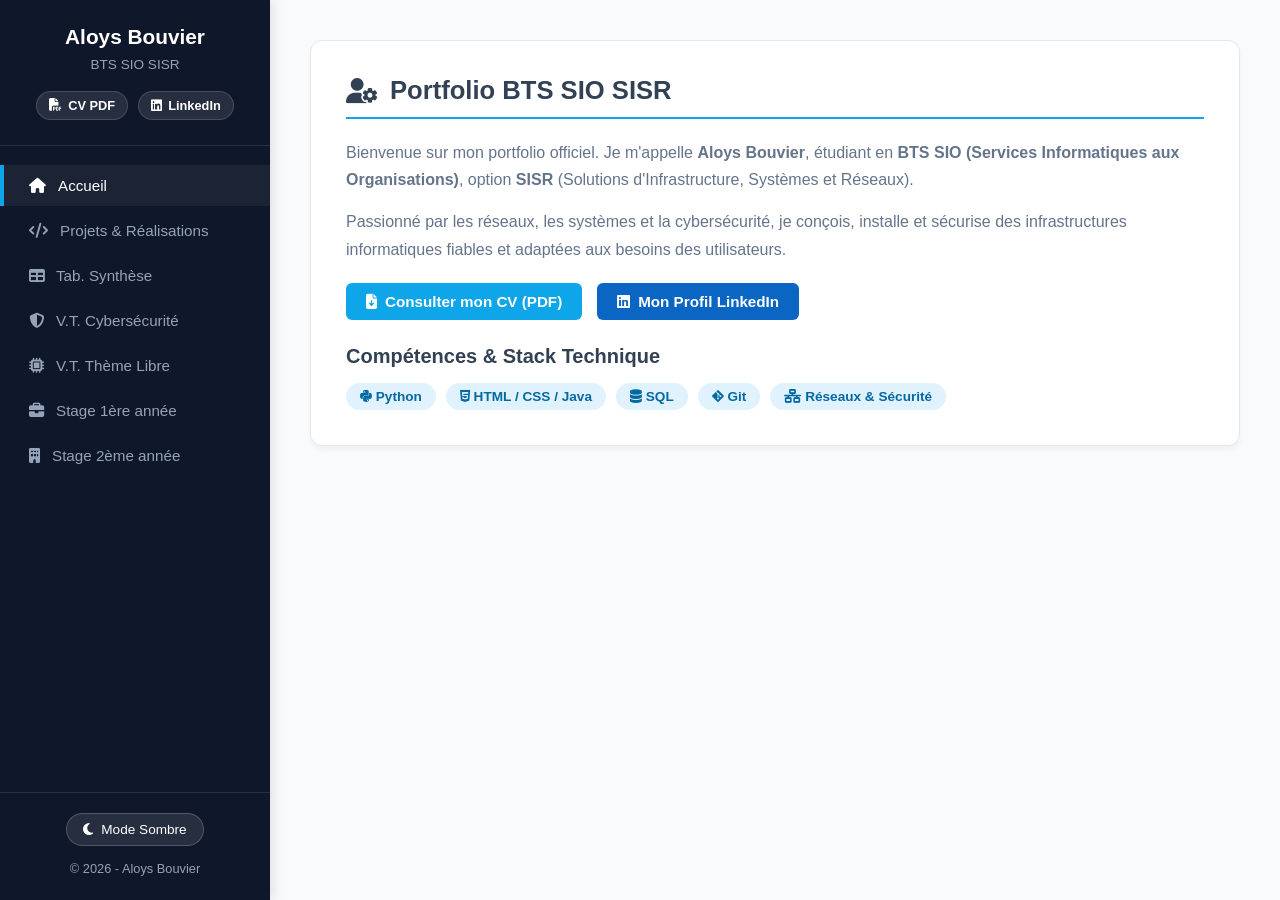
<file: index.html>
<!DOCTYPE html>
<html lang="fr" data-theme="light">
<head>
<meta charset="UTF-8">
<meta name="viewport" content="width=device-width, initial-scale=1.0">
<title>Portfolio - Aloys Bouvier | BTS SIO SISR</title>
<meta name="description" content="Portfolio d'Aloys Bouvier, étudiant en BTS SIO option SISR : projets, veilles technologiques, stages et compétences en systèmes et réseaux.">
<link rel="icon" href="data:image/svg+xml,%3Csvg xmlns='http://www.w3.org/2000/svg' viewBox='0 0 100 100'%3E%3Ctext y='.9em' font-size='90'%3E%F0%9F%92%BB%3C/text%3E%3C/svg%3E">
<link rel="stylesheet" href="https://cdnjs.cloudflare.com/ajax/libs/font-awesome/6.4.0/css/all.min.css">
<link rel="stylesheet" href="style.css">
<script src="script.js"></script>
</head>
<body>
<aside>
<div>
<div class="sidebar-header">
<h2>Aloys Bouvier</h2>
<p>BTS SIO SISR</p>
<div class="sidebar-quick-links">
<a href="CV_Aloys_Bouvier.pdf" target="_blank" rel="noopener" class="sidebar-quick-btn" title="Télécharger le CV">
<i class="fa-solid fa-file-pdf" aria-hidden="true"></i> CV PDF
</a>
<a href="https://www.linkedin.com/in/aloys-bouvier" target="_blank" rel="noopener" class="sidebar-quick-btn linkedin-btn" title="Profil LinkedIn">
<i class="fa-brands fa-linkedin" aria-hidden="true"></i> LinkedIn
</a>
</div>
</div>
<button class="menu-toggle" id="menuToggle" aria-expanded="false" aria-controls="sidebarMenu">
<i class="fa-solid fa-bars" aria-hidden="true"></i> Menu
</button>
<ul class="sidebar-menu" id="sidebarMenu">
<li><a href="index.html" class="active" aria-current="page"><i class="fa-solid fa-house" aria-hidden="true"></i> Accueil</a></li>
<li><a href="projets.html"><i class="fa-solid fa-code" aria-hidden="true"></i> Projets &amp; Réalisations</a></li>
<li><a href="synthese.html"><i class="fa-solid fa-table" aria-hidden="true"></i> Tab. Synthèse</a></li>
<li><a href="veille-cyber.html"><i class="fa-solid fa-shield-halved" aria-hidden="true"></i> V.T. Cybersécurité</a></li>
<li><a href="veille-libre.html"><i class="fa-solid fa-microchip" aria-hidden="true"></i> V.T. Thème Libre</a></li>
<li><a href="stage1.html"><i class="fa-solid fa-briefcase" aria-hidden="true"></i> Stage 1ère année</a></li>
<li><a href="stage2.html"><i class="fa-solid fa-building" aria-hidden="true"></i> Stage 2ème année</a></li>
</ul>
</div>
<div class="sidebar-footer">
<button class="theme-toggle-btn" id="themeToggleBtn" aria-label="Passer en mode sombre">
<i class="fa-solid fa-moon" id="themeIcon" aria-hidden="true"></i>
<span id="themeText">Mode Sombre</span>
</button>
<p>&copy; 2026 - Aloys Bouvier</p>
</div>
</aside>
<main>
<section>
<h1><i class="fa-solid fa-user-gear" aria-hidden="true"></i> Portfolio BTS SIO SISR</h1>
<p>Bienvenue sur mon portfolio officiel. Je m'appelle <strong>Aloys Bouvier</strong>, étudiant en <strong>BTS SIO (Services Informatiques aux Organisations)</strong>, option <strong>SISR</strong> (Solutions d'Infrastructure, Systèmes et Réseaux).</p>
<p>Passionné par les réseaux, les systèmes et la cybersécurité, je conçois, installe et sécurise des infrastructures informatiques fiables et adaptées aux besoins des utilisateurs.</p>
<div class="btn-group">
<a href="CV_Aloys_Bouvier.pdf" target="_blank" rel="noopener" class="btn"><i class="fa-solid fa-file-arrow-down" aria-hidden="true"></i> Consulter mon CV (PDF)</a>
<a href="https://www.linkedin.com/in/aloys-bouvier" target="_blank" rel="noopener" class="btn btn-linkedin"><i class="fa-brands fa-linkedin" aria-hidden="true"></i> Mon Profil LinkedIn</a>
</div>
<h2>Compétences &amp; Stack Technique</h2>
<div class="skills-container">
<span class="skill-badge"><i class="fa-brands fa-python" aria-hidden="true"></i> Python</span>
<span class="skill-badge"><i class="fa-brands fa-html5" aria-hidden="true"></i> HTML / CSS / Java</span>
<span class="skill-badge"><i class="fa-solid fa-database" aria-hidden="true"></i> SQL</span>
<span class="skill-badge"><i class="fa-brands fa-git-alt" aria-hidden="true"></i> Git</span>
<span class="skill-badge"><i class="fa-solid fa-network-wired" aria-hidden="true"></i> Réseaux &amp; Sécurité</span>
</div>
</section>
</main>
</body>
</html>
</file>
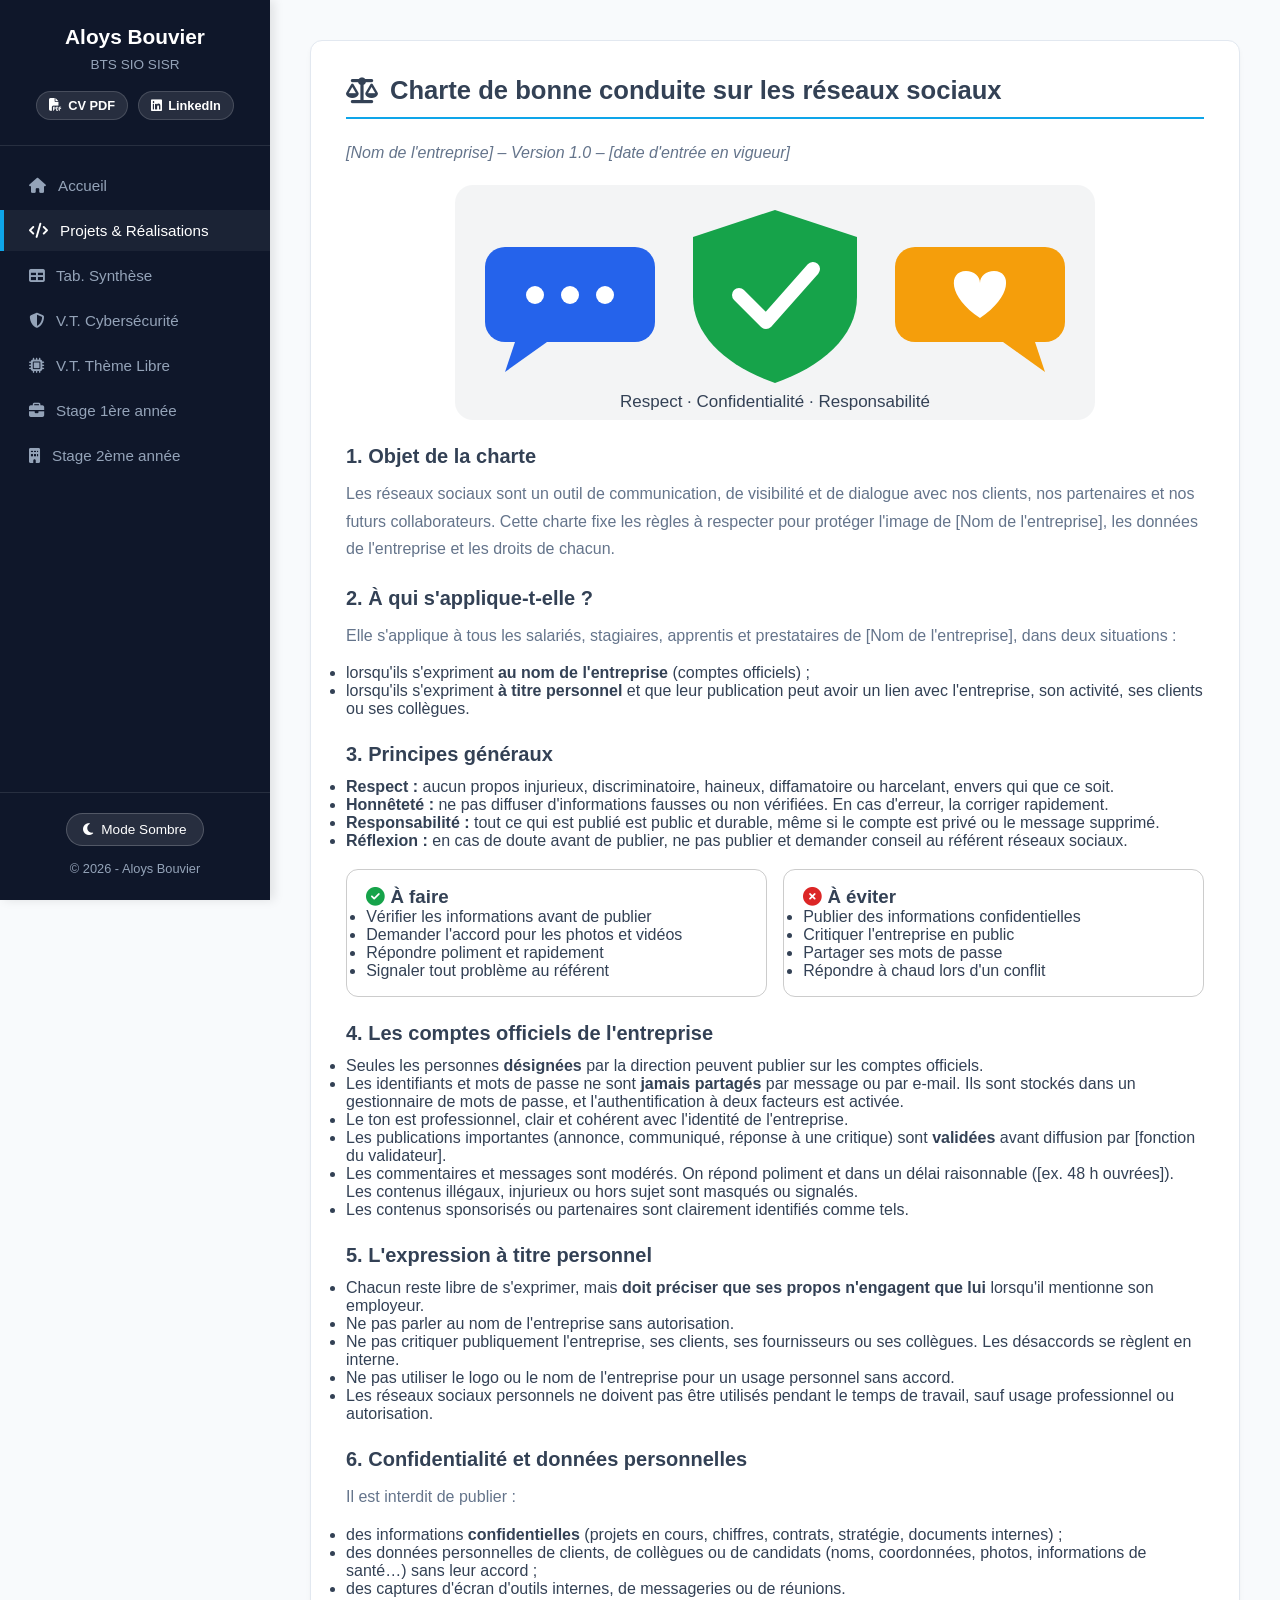
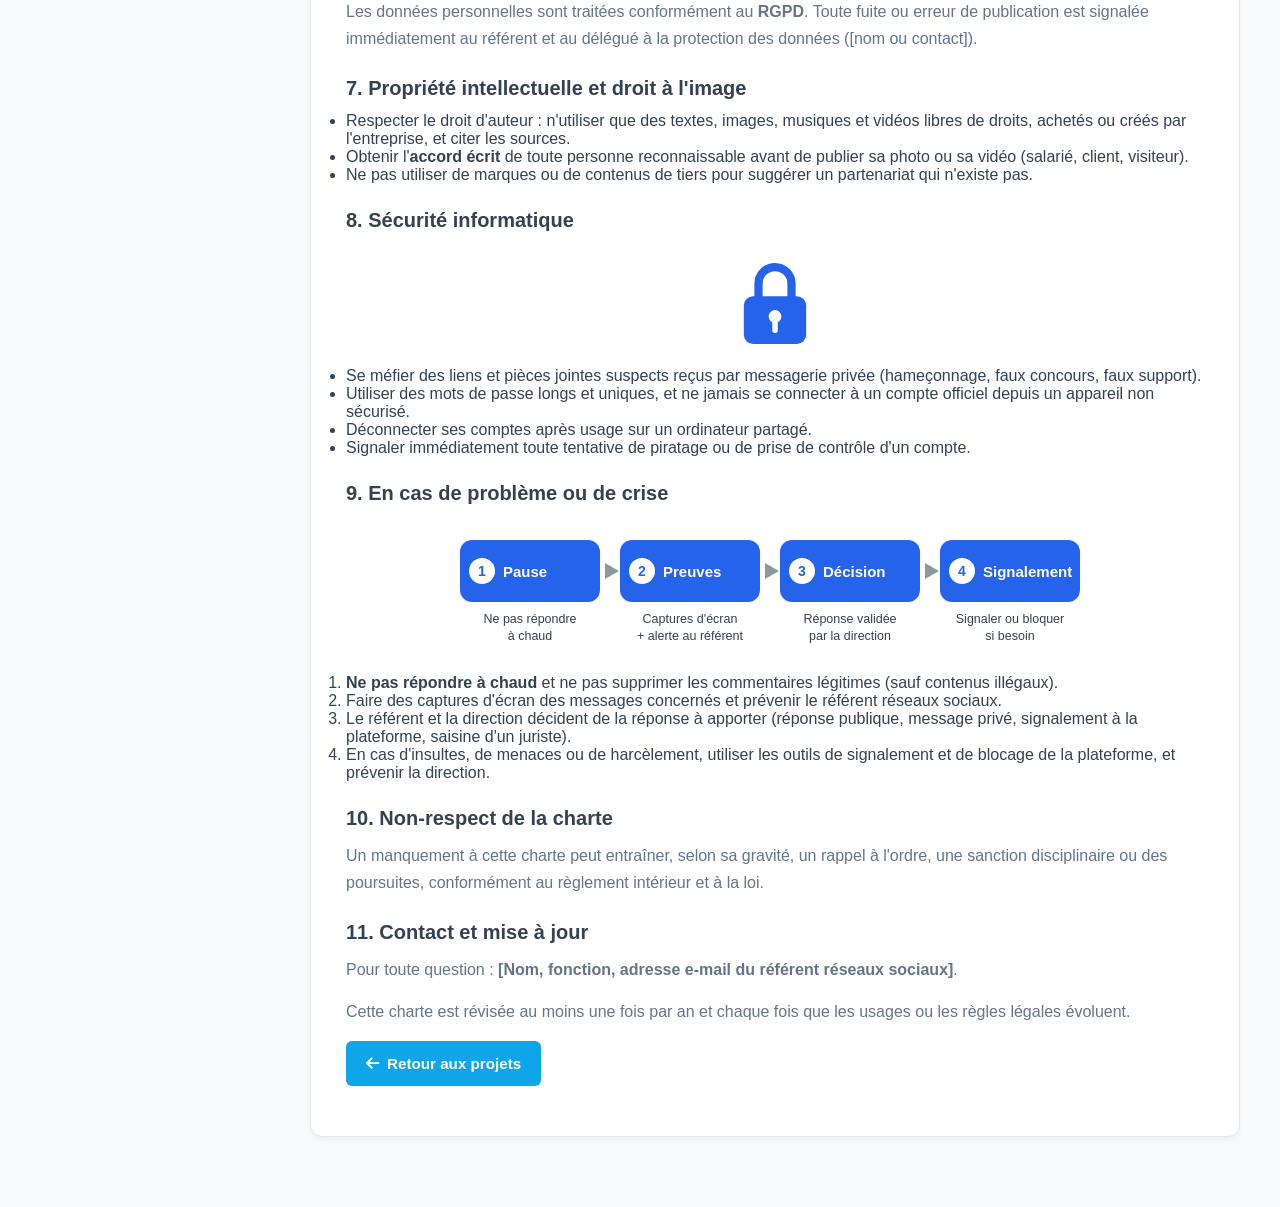
<file: charte-reseaux-sociaux.html>
<!DOCTYPE html>
<html lang="fr" data-theme="light">
<head>
<meta charset="UTF-8">
<meta name="viewport" content="width=device-width, initial-scale=1.0">
<title>Charte réseaux sociaux - Aloys Bouvier | BTS SIO SISR</title>
<meta name="description" content="Charte de bonne conduite sur les réseaux sociaux d'une entreprise, réalisée par Aloys Bouvier, BTS SIO SISR.">
<link rel="icon" href="data:image/svg+xml,%3Csvg xmlns='http://www.w3.org/2000/svg' viewBox='0 0 100 100'%3E%3Ctext y='.9em' font-size='90'%3E%F0%9F%92%BB%3C/text%3E%3C/svg%3E">
<link rel="stylesheet" href="https://cdnjs.cloudflare.com/ajax/libs/font-awesome/6.4.0/css/all.min.css">
<link rel="stylesheet" href="style.css">
<script src="script.js"></script>
</head>
<body>
<aside>
<div>
<div class="sidebar-header">
<h2>Aloys Bouvier</h2>
<p>BTS SIO SISR</p>
<div class="sidebar-quick-links">
<a href="CV_Aloys_Bouvier.pdf" target="_blank" rel="noopener" class="sidebar-quick-btn" title="Télécharger le CV">
<i class="fa-solid fa-file-pdf" aria-hidden="true"></i> CV PDF
</a>
<a href="https://www.linkedin.com/in/aloys-bouvier" target="_blank" rel="noopener" class="sidebar-quick-btn linkedin-btn" title="Profil LinkedIn">
<i class="fa-brands fa-linkedin" aria-hidden="true"></i> LinkedIn
</a>
</div>
</div>
<button class="menu-toggle" id="menuToggle" aria-expanded="false" aria-controls="sidebarMenu">
<i class="fa-solid fa-bars" aria-hidden="true"></i> Menu
</button>
<ul class="sidebar-menu" id="sidebarMenu">
<li><a href="index.html"><i class="fa-solid fa-house" aria-hidden="true"></i> Accueil</a></li>
<li><a href="projets.html" class="active" aria-current="page"><i class="fa-solid fa-code" aria-hidden="true"></i> Projets &amp; Réalisations</a></li>
<li><a href="synthese.html"><i class="fa-solid fa-table" aria-hidden="true"></i> Tab. Synthèse</a></li>
<li><a href="veille-cyber.html"><i class="fa-solid fa-shield-halved" aria-hidden="true"></i> V.T. Cybersécurité</a></li>
<li><a href="veille-libre.html"><i class="fa-solid fa-microchip" aria-hidden="true"></i> V.T. Thème Libre</a></li>
<li><a href="stage1.html"><i class="fa-solid fa-briefcase" aria-hidden="true"></i> Stage 1ère année</a></li>
<li><a href="stage2.html"><i class="fa-solid fa-building" aria-hidden="true"></i> Stage 2ème année</a></li>
</ul>
</div>
<div class="sidebar-footer">
<button class="theme-toggle-btn" id="themeToggleBtn" aria-label="Passer en mode sombre">
<i class="fa-solid fa-moon" id="themeIcon" aria-hidden="true"></i>
<span id="themeText">Mode Sombre</span>
</button>
<p>&copy; 2026 - Aloys Bouvier</p>
</div>
</aside>
<main>
<section>
<h1><i class="fa-solid fa-scale-balanced" aria-hidden="true"></i> Charte de bonne conduite sur les réseaux sociaux</h1>
<p><em>[Nom de l'entreprise] – Version 1.0 – [date d'entrée en vigueur]</em></p>

<svg style="display:block;margin:1.2rem auto;max-width:100%;height:auto;" width="640" viewBox="0 0 640 235" role="img" aria-label="Illustration : deux bulles de discussion de part et d'autre d'un bouclier validé">
<rect x="0" y="0" width="640" height="235" rx="18" fill="currentColor" opacity="0.06"/>
<rect x="30" y="62" width="170" height="95" rx="20" fill="#2563eb"/>
<polygon points="60,157 50,187 92,157" fill="#2563eb"/>
<circle cx="80" cy="110" r="9" fill="#fff"/><circle cx="115" cy="110" r="9" fill="#fff"/><circle cx="150" cy="110" r="9" fill="#fff"/>
<path d="M320 25 L402 52 V112 C402 152 366 182 320 198 C274 182 238 152 238 112 V52 Z" fill="#16a34a"/>
<path d="M284 110 L311 137 L358 84" stroke="#fff" stroke-width="14" fill="none" stroke-linecap="round" stroke-linejoin="round"/>
<rect x="440" y="62" width="170" height="95" rx="20" fill="#f59e0b"/>
<polygon points="580,157 590,187 548,157" fill="#f59e0b"/>
<path d="M525 133 C493 112 493 86 511 86 C519 86 525 91 525 98 C525 91 531 86 539 86 C557 86 557 112 525 133 Z" fill="#fff"/>
<text x="320" y="222" text-anchor="middle" font-size="17" fill="currentColor">Respect · Confidentialité · Responsabilité</text>
</svg>


<h2>1. Objet de la charte</h2>
<p>Les réseaux sociaux sont un outil de communication, de visibilité et de dialogue avec nos clients, nos partenaires et nos futurs collaborateurs. Cette charte fixe les règles à respecter pour protéger l'image de [Nom de l'entreprise], les données de l'entreprise et les droits de chacun.</p>

<h2>2. À qui s'applique-t-elle ?</h2>
<p>Elle s'applique à tous les salariés, stagiaires, apprentis et prestataires de [Nom de l'entreprise], dans deux situations :</p>
<ul>
<li>lorsqu'ils s'expriment <strong>au nom de l'entreprise</strong> (comptes officiels) ;</li>
<li>lorsqu'ils s'expriment <strong>à titre personnel</strong> et que leur publication peut avoir un lien avec l'entreprise, son activité, ses clients ou ses collègues.</li>
</ul>

<h2>3. Principes généraux</h2>
<ul>
<li><strong>Respect :</strong> aucun propos injurieux, discriminatoire, haineux, diffamatoire ou harcelant, envers qui que ce soit.</li>
<li><strong>Honnêteté :</strong> ne pas diffuser d'informations fausses ou non vérifiées. En cas d'erreur, la corriger rapidement.</li>
<li><strong>Responsabilité :</strong> tout ce qui est publié est public et durable, même si le compte est privé ou le message supprimé.</li>
<li><strong>Réflexion :</strong> en cas de doute avant de publier, ne pas publier et demander conseil au référent réseaux sociaux.</li>
</ul>

<div style="display:flex;flex-wrap:wrap;gap:1rem;margin:1.2rem 0;">
<div style="flex:1 1 260px;border:1px solid rgba(128,128,128,.4);border-radius:12px;padding:1rem 1.2rem;">
<h3 style="margin-top:0;"><i class="fa-solid fa-circle-check" style="color:#16a34a;" aria-hidden="true"></i> À faire</h3>
<ul>
<li>Vérifier les informations avant de publier</li>
<li>Demander l'accord pour les photos et vidéos</li>
<li>Répondre poliment et rapidement</li>
<li>Signaler tout problème au référent</li>
</ul>
</div>
<div style="flex:1 1 260px;border:1px solid rgba(128,128,128,.4);border-radius:12px;padding:1rem 1.2rem;">
<h3 style="margin-top:0;"><i class="fa-solid fa-circle-xmark" style="color:#dc2626;" aria-hidden="true"></i> À éviter</h3>
<ul>
<li>Publier des informations confidentielles</li>
<li>Critiquer l'entreprise en public</li>
<li>Partager ses mots de passe</li>
<li>Répondre à chaud lors d'un conflit</li>
</ul>
</div>
</div>

<h2>4. Les comptes officiels de l'entreprise</h2>
<ul>
<li>Seules les personnes <strong>désignées</strong> par la direction peuvent publier sur les comptes officiels.</li>
<li>Les identifiants et mots de passe ne sont <strong>jamais partagés</strong> par message ou par e-mail. Ils sont stockés dans un gestionnaire de mots de passe, et l'authentification à deux facteurs est activée.</li>
<li>Le ton est professionnel, clair et cohérent avec l'identité de l'entreprise.</li>
<li>Les publications importantes (annonce, communiqué, réponse à une critique) sont <strong>validées</strong> avant diffusion par [fonction du validateur].</li>
<li>Les commentaires et messages sont modérés. On répond poliment et dans un délai raisonnable ([ex. 48 h ouvrées]). Les contenus illégaux, injurieux ou hors sujet sont masqués ou signalés.</li>
<li>Les contenus sponsorisés ou partenaires sont clairement identifiés comme tels.</li>
</ul>

<h2>5. L'expression à titre personnel</h2>
<ul>
<li>Chacun reste libre de s'exprimer, mais <strong>doit préciser que ses propos n'engagent que lui</strong> lorsqu'il mentionne son employeur.</li>
<li>Ne pas parler au nom de l'entreprise sans autorisation.</li>
<li>Ne pas critiquer publiquement l'entreprise, ses clients, ses fournisseurs ou ses collègues. Les désaccords se règlent en interne.</li>
<li>Ne pas utiliser le logo ou le nom de l'entreprise pour un usage personnel sans accord.</li>
<li>Les réseaux sociaux personnels ne doivent pas être utilisés pendant le temps de travail, sauf usage professionnel ou autorisation.</li>
</ul>

<h2>6. Confidentialité et données personnelles</h2>
<p>Il est interdit de publier :</p>
<ul>
<li>des informations <strong>confidentielles</strong> (projets en cours, chiffres, contrats, stratégie, documents internes) ;</li>
<li>des données personnelles de clients, de collègues ou de candidats (noms, coordonnées, photos, informations de santé…) sans leur accord ;</li>
<li>des captures d'écran d'outils internes, de messageries ou de réunions.</li>
</ul>
<p>Les données personnelles sont traitées conformément au <strong>RGPD</strong>. Toute fuite ou erreur de publication est signalée immédiatement au référent et au délégué à la protection des données ([nom ou contact]).</p>

<h2>7. Propriété intellectuelle et droit à l'image</h2>
<ul>
<li>Respecter le droit d'auteur : n'utiliser que des textes, images, musiques et vidéos libres de droits, achetés ou créés par l'entreprise, et citer les sources.</li>
<li>Obtenir l'<strong>accord écrit</strong> de toute personne reconnaissable avant de publier sa photo ou sa vidéo (salarié, client, visiteur).</li>
<li>Ne pas utiliser de marques ou de contenus de tiers pour suggérer un partenariat qui n'existe pas.</li>
</ul>

<h2>8. Sécurité informatique</h2>
<svg style="display:block;margin:0.8rem auto;" width="110" viewBox="0 0 120 120" role="img" aria-label="Illustration : un cadenas fermé">
<path d="M42 56 V42 a18 18 0 0 1 36 0 V56" stroke="#2563eb" stroke-width="9" fill="none" stroke-linecap="round"/>
<rect x="26" y="56" width="68" height="52" rx="10" fill="#2563eb"/>
<circle cx="60" cy="78" r="7" fill="#fff"/><rect x="57" y="82" width="6" height="14" rx="3" fill="#fff"/>
</svg>

<ul>
<li>Se méfier des liens et pièces jointes suspects reçus par messagerie privée (hameçonnage, faux concours, faux support).</li>
<li>Utiliser des mots de passe longs et uniques, et ne jamais se connecter à un compte officiel depuis un appareil non sécurisé.</li>
<li>Déconnecter ses comptes après usage sur un ordinateur partagé.</li>
<li>Signaler immédiatement toute tentative de piratage ou de prise de contrôle d'un compte.</li>
</ul>

<h2>9. En cas de problème ou de crise</h2>
<svg style="display:block;margin:1.2rem auto;max-width:100%;height:auto;" width="640" viewBox="0 0 640 130" role="img" aria-label="Schéma : les quatre étapes en cas de crise, pause, preuves, décision, signalement">
<rect x="5" y="15" width="140" height="62" rx="12" fill="#2563eb"/>
<circle cx="27" cy="46" r="13" fill="#fff"/><text x="27" y="51" text-anchor="middle" font-size="14" font-weight="700" fill="#2563eb">1</text>
<text x="48" y="52" font-size="15" font-weight="700" fill="#fff">Pause</text>
<text x="75" y="98" text-anchor="middle" font-size="12.5" fill="currentColor">Ne pas répondre</text>
<text x="75" y="115" text-anchor="middle" font-size="12.5" fill="currentColor">à chaud</text>
<polygon points="150,38 164,46 150,54" fill="currentColor" opacity="0.55"/>
<rect x="165" y="15" width="140" height="62" rx="12" fill="#2563eb"/>
<circle cx="187" cy="46" r="13" fill="#fff"/><text x="187" y="51" text-anchor="middle" font-size="14" font-weight="700" fill="#2563eb">2</text>
<text x="208" y="52" font-size="15" font-weight="700" fill="#fff">Preuves</text>
<text x="235" y="98" text-anchor="middle" font-size="12.5" fill="currentColor">Captures d'écran</text>
<text x="235" y="115" text-anchor="middle" font-size="12.5" fill="currentColor">+ alerte au référent</text>
<polygon points="310,38 324,46 310,54" fill="currentColor" opacity="0.55"/>
<rect x="325" y="15" width="140" height="62" rx="12" fill="#2563eb"/>
<circle cx="347" cy="46" r="13" fill="#fff"/><text x="347" y="51" text-anchor="middle" font-size="14" font-weight="700" fill="#2563eb">3</text>
<text x="368" y="52" font-size="15" font-weight="700" fill="#fff">Décision</text>
<text x="395" y="98" text-anchor="middle" font-size="12.5" fill="currentColor">Réponse validée</text>
<text x="395" y="115" text-anchor="middle" font-size="12.5" fill="currentColor">par la direction</text>
<polygon points="470,38 484,46 470,54" fill="currentColor" opacity="0.55"/>
<rect x="485" y="15" width="140" height="62" rx="12" fill="#2563eb"/>
<circle cx="507" cy="46" r="13" fill="#fff"/><text x="507" y="51" text-anchor="middle" font-size="14" font-weight="700" fill="#2563eb">4</text>
<text x="528" y="52" font-size="15" font-weight="700" fill="#fff">Signalement</text>
<text x="555" y="98" text-anchor="middle" font-size="12.5" fill="currentColor">Signaler ou bloquer</text>
<text x="555" y="115" text-anchor="middle" font-size="12.5" fill="currentColor">si besoin</text>

</svg>

<ol>
<li><strong>Ne pas répondre à chaud</strong> et ne pas supprimer les commentaires légitimes (sauf contenus illégaux).</li>
<li>Faire des captures d'écran des messages concernés et prévenir le référent réseaux sociaux.</li>
<li>Le référent et la direction décident de la réponse à apporter (réponse publique, message privé, signalement à la plateforme, saisine d'un juriste).</li>
<li>En cas d'insultes, de menaces ou de harcèlement, utiliser les outils de signalement et de blocage de la plateforme, et prévenir la direction.</li>
</ol>

<h2>10. Non-respect de la charte</h2>
<p>Un manquement à cette charte peut entraîner, selon sa gravité, un rappel à l'ordre, une sanction disciplinaire ou des poursuites, conformément au règlement intérieur et à la loi.</p>

<h2>11. Contact et mise à jour</h2>
<p>Pour toute question : <strong>[Nom, fonction, adresse e-mail du référent réseaux sociaux]</strong>.</p>
<p>Cette charte est révisée au moins une fois par an et chaque fois que les usages ou les règles légales évoluent.</p>
<p><a href="projets.html" class="btn"><i class="fa-solid fa-arrow-left" aria-hidden="true"></i> Retour aux projets</a></p>
</section>
</main>
</body>
</html>
</file>
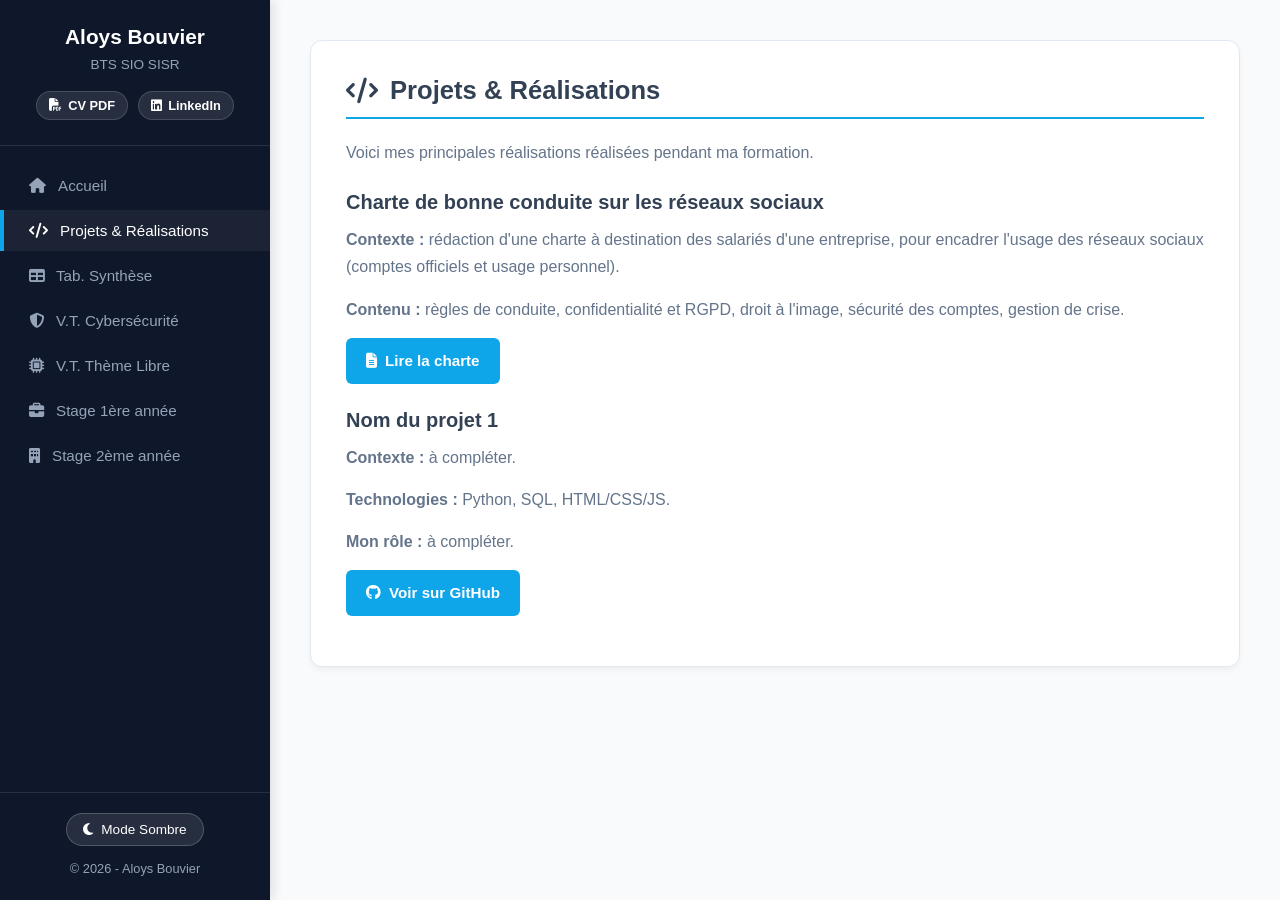
<file: projets.html>
<!DOCTYPE html>
<html lang="fr" data-theme="light">
<head>
<meta charset="UTF-8">
<meta name="viewport" content="width=device-width, initial-scale=1.0">
<title>Projets - Aloys Bouvier | BTS SIO SISR</title>
<meta name="description" content="Projets et réalisations d'Aloys Bouvier, étudiant en BTS SIO SISR.">
<link rel="icon" href="data:image/svg+xml,%3Csvg xmlns='http://www.w3.org/2000/svg' viewBox='0 0 100 100'%3E%3Ctext y='.9em' font-size='90'%3E%F0%9F%92%BB%3C/text%3E%3C/svg%3E">
<link rel="stylesheet" href="https://cdnjs.cloudflare.com/ajax/libs/font-awesome/6.4.0/css/all.min.css">
<link rel="stylesheet" href="style.css">
<script src="script.js"></script>
</head>
<body>
<aside>
<div>
<div class="sidebar-header">
<h2>Aloys Bouvier</h2>
<p>BTS SIO SISR</p>
<div class="sidebar-quick-links">
<a href="CV_Aloys_Bouvier.pdf" target="_blank" rel="noopener" class="sidebar-quick-btn" title="Télécharger le CV">
<i class="fa-solid fa-file-pdf" aria-hidden="true"></i> CV PDF
</a>
<a href="https://www.linkedin.com/in/aloys-bouvier" target="_blank" rel="noopener" class="sidebar-quick-btn linkedin-btn" title="Profil LinkedIn">
<i class="fa-brands fa-linkedin" aria-hidden="true"></i> LinkedIn
</a>
</div>
</div>
<button class="menu-toggle" id="menuToggle" aria-expanded="false" aria-controls="sidebarMenu">
<i class="fa-solid fa-bars" aria-hidden="true"></i> Menu
</button>
<ul class="sidebar-menu" id="sidebarMenu">
<li><a href="index.html"><i class="fa-solid fa-house" aria-hidden="true"></i> Accueil</a></li>
<li><a href="projets.html" class="active" aria-current="page"><i class="fa-solid fa-code" aria-hidden="true"></i> Projets &amp; Réalisations</a></li>
<li><a href="synthese.html"><i class="fa-solid fa-table" aria-hidden="true"></i> Tab. Synthèse</a></li>
<li><a href="veille-cyber.html"><i class="fa-solid fa-shield-halved" aria-hidden="true"></i> V.T. Cybersécurité</a></li>
<li><a href="veille-libre.html"><i class="fa-solid fa-microchip" aria-hidden="true"></i> V.T. Thème Libre</a></li>
<li><a href="stage1.html"><i class="fa-solid fa-briefcase" aria-hidden="true"></i> Stage 1ère année</a></li>
<li><a href="stage2.html"><i class="fa-solid fa-building" aria-hidden="true"></i> Stage 2ème année</a></li>
</ul>
</div>
<div class="sidebar-footer">
<button class="theme-toggle-btn" id="themeToggleBtn" aria-label="Passer en mode sombre">
<i class="fa-solid fa-moon" id="themeIcon" aria-hidden="true"></i>
<span id="themeText">Mode Sombre</span>
</button>
<p>&copy; 2026 - Aloys Bouvier</p>
</div>
</aside>
<main>
<section>
<h1><i class="fa-solid fa-code" aria-hidden="true"></i> Projets &amp; Réalisations</h1>
<p>Voici mes principales réalisations réalisées pendant ma formation.</p>
<h2>Charte de bonne conduite sur les réseaux sociaux</h2>
<p><strong>Contexte :</strong> rédaction d'une charte à destination des salariés d'une entreprise, pour encadrer l'usage des réseaux sociaux (comptes officiels et usage personnel).</p>
<p><strong>Contenu :</strong> règles de conduite, confidentialité et RGPD, droit à l'image, sécurité des comptes, gestion de crise.</p>
<p><a href="charte-reseaux-sociaux.html" class="btn"><i class="fa-solid fa-file-lines" aria-hidden="true"></i> Lire la charte</a></p>

<!-- MODIFIER : copier ce bloc pour chaque projet -->
<h2>Nom du projet 1</h2>
<p><strong>Contexte :</strong> à compléter.</p>
<p><strong>Technologies :</strong> Python, SQL, HTML/CSS/JS.</p>
<p><strong>Mon rôle :</strong> à compléter.</p>
<p><a href="https://github.com/aloysbou31" target="_blank" rel="noopener" class="btn"><i class="fa-brands fa-github" aria-hidden="true"></i> Voir sur GitHub</a></p>
</section>
</main>
</body>
</html>
</file>
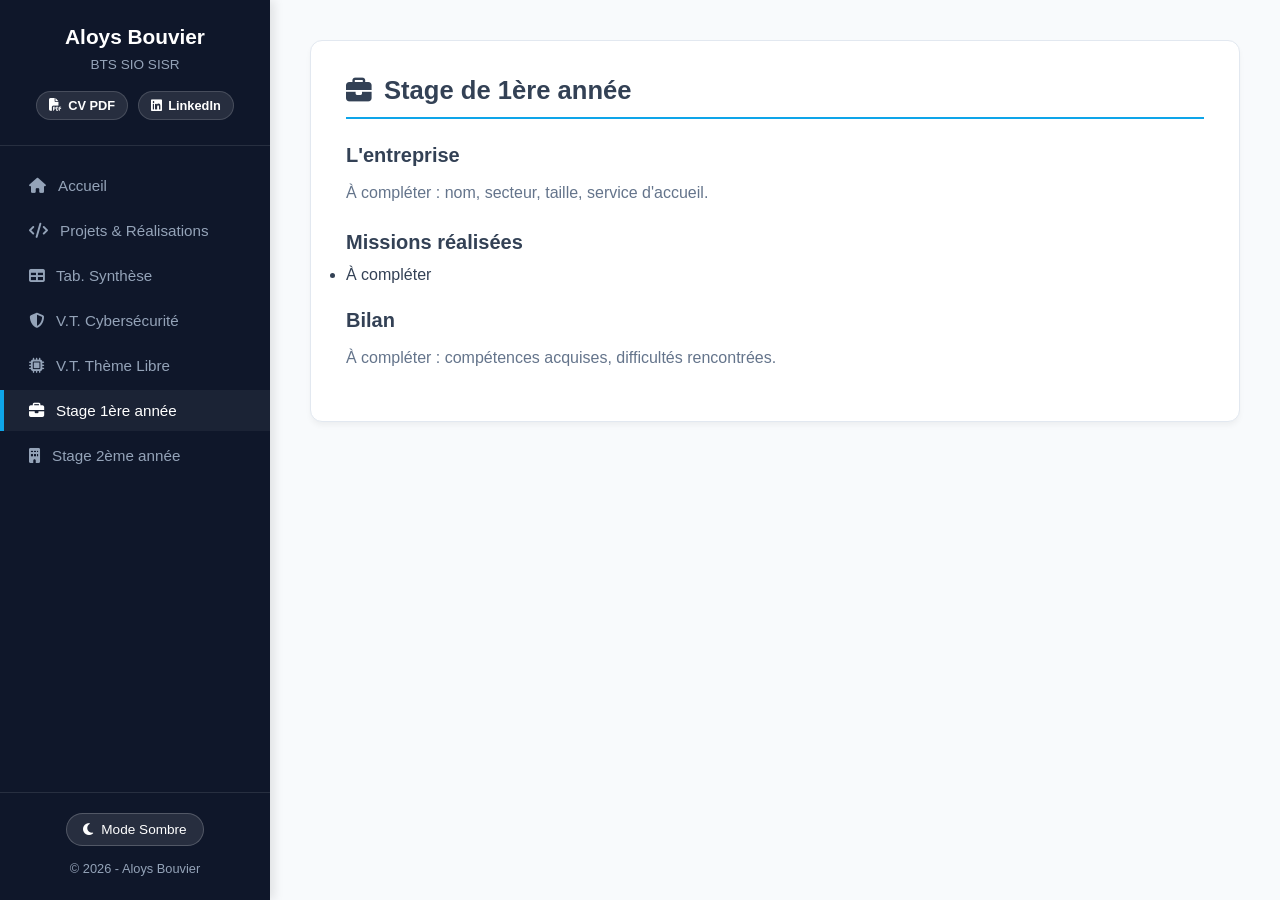
<file: stage1.html>
<!DOCTYPE html>
<html lang="fr" data-theme="light">
<head>
<meta charset="UTF-8">
<meta name="viewport" content="width=device-width, initial-scale=1.0">
<title>Stage 1ère année - Aloys Bouvier | BTS SIO SISR</title>
<meta name="description" content="Présentation du stage de première année de BTS SIO SISR d'Aloys Bouvier.">
<link rel="icon" href="data:image/svg+xml,%3Csvg xmlns='http://www.w3.org/2000/svg' viewBox='0 0 100 100'%3E%3Ctext y='.9em' font-size='90'%3E%F0%9F%92%BB%3C/text%3E%3C/svg%3E">
<link rel="stylesheet" href="https://cdnjs.cloudflare.com/ajax/libs/font-awesome/6.4.0/css/all.min.css">
<link rel="stylesheet" href="style.css">
<script src="script.js"></script>
</head>
<body>
<aside>
<div>
<div class="sidebar-header">
<h2>Aloys Bouvier</h2>
<p>BTS SIO SISR</p>
<div class="sidebar-quick-links">
<a href="CV_Aloys_Bouvier.pdf" target="_blank" rel="noopener" class="sidebar-quick-btn" title="Télécharger le CV">
<i class="fa-solid fa-file-pdf" aria-hidden="true"></i> CV PDF
</a>
<a href="https://www.linkedin.com/in/aloys-bouvier" target="_blank" rel="noopener" class="sidebar-quick-btn linkedin-btn" title="Profil LinkedIn">
<i class="fa-brands fa-linkedin" aria-hidden="true"></i> LinkedIn
</a>
</div>
</div>
<button class="menu-toggle" id="menuToggle" aria-expanded="false" aria-controls="sidebarMenu">
<i class="fa-solid fa-bars" aria-hidden="true"></i> Menu
</button>
<ul class="sidebar-menu" id="sidebarMenu">
<li><a href="index.html"><i class="fa-solid fa-house" aria-hidden="true"></i> Accueil</a></li>
<li><a href="projets.html"><i class="fa-solid fa-code" aria-hidden="true"></i> Projets &amp; Réalisations</a></li>
<li><a href="synthese.html"><i class="fa-solid fa-table" aria-hidden="true"></i> Tab. Synthèse</a></li>
<li><a href="veille-cyber.html"><i class="fa-solid fa-shield-halved" aria-hidden="true"></i> V.T. Cybersécurité</a></li>
<li><a href="veille-libre.html"><i class="fa-solid fa-microchip" aria-hidden="true"></i> V.T. Thème Libre</a></li>
<li><a href="stage1.html" class="active" aria-current="page"><i class="fa-solid fa-briefcase" aria-hidden="true"></i> Stage 1ère année</a></li>
<li><a href="stage2.html"><i class="fa-solid fa-building" aria-hidden="true"></i> Stage 2ème année</a></li>
</ul>
</div>
<div class="sidebar-footer">
<button class="theme-toggle-btn" id="themeToggleBtn" aria-label="Passer en mode sombre">
<i class="fa-solid fa-moon" id="themeIcon" aria-hidden="true"></i>
<span id="themeText">Mode Sombre</span>
</button>
<p>&copy; 2026 - Aloys Bouvier</p>
</div>
</aside>
<main>
<section>
<h1><i class="fa-solid fa-briefcase" aria-hidden="true"></i> Stage de 1ère année</h1>
<h2>L'entreprise</h2>
<p>À compléter : nom, secteur, taille, service d'accueil.</p>
<h2>Missions réalisées</h2>
<ul><li>À compléter</li></ul>
<h2>Bilan</h2>
<p>À compléter : compétences acquises, difficultés rencontrées.</p>
</section>
</main>
</body>
</html>
</file>
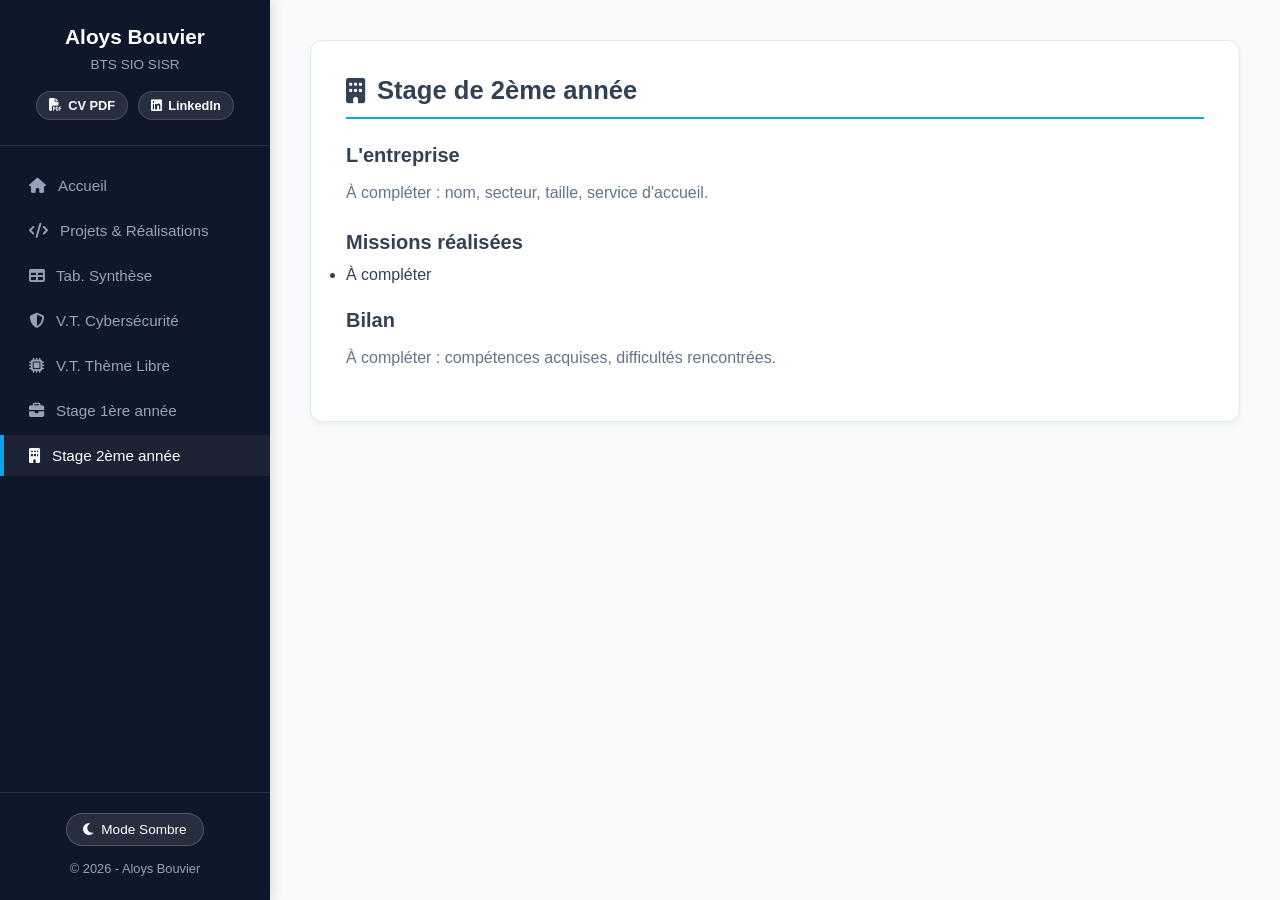
<file: stage2.html>
<!DOCTYPE html>
<html lang="fr" data-theme="light">
<head>
<meta charset="UTF-8">
<meta name="viewport" content="width=device-width, initial-scale=1.0">
<title>Stage 2ème année - Aloys Bouvier | BTS SIO SISR</title>
<meta name="description" content="Présentation du stage de deuxième année de BTS SIO SISR d'Aloys Bouvier.">
<link rel="icon" href="data:image/svg+xml,%3Csvg xmlns='http://www.w3.org/2000/svg' viewBox='0 0 100 100'%3E%3Ctext y='.9em' font-size='90'%3E%F0%9F%92%BB%3C/text%3E%3C/svg%3E">
<link rel="stylesheet" href="https://cdnjs.cloudflare.com/ajax/libs/font-awesome/6.4.0/css/all.min.css">
<link rel="stylesheet" href="style.css">
<script src="script.js"></script>
</head>
<body>
<aside>
<div>
<div class="sidebar-header">
<h2>Aloys Bouvier</h2>
<p>BTS SIO SISR</p>
<div class="sidebar-quick-links">
<a href="CV_Aloys_Bouvier.pdf" target="_blank" rel="noopener" class="sidebar-quick-btn" title="Télécharger le CV">
<i class="fa-solid fa-file-pdf" aria-hidden="true"></i> CV PDF
</a>
<a href="https://www.linkedin.com/in/aloys-bouvier" target="_blank" rel="noopener" class="sidebar-quick-btn linkedin-btn" title="Profil LinkedIn">
<i class="fa-brands fa-linkedin" aria-hidden="true"></i> LinkedIn
</a>
</div>
</div>
<button class="menu-toggle" id="menuToggle" aria-expanded="false" aria-controls="sidebarMenu">
<i class="fa-solid fa-bars" aria-hidden="true"></i> Menu
</button>
<ul class="sidebar-menu" id="sidebarMenu">
<li><a href="index.html"><i class="fa-solid fa-house" aria-hidden="true"></i> Accueil</a></li>
<li><a href="projets.html"><i class="fa-solid fa-code" aria-hidden="true"></i> Projets &amp; Réalisations</a></li>
<li><a href="synthese.html"><i class="fa-solid fa-table" aria-hidden="true"></i> Tab. Synthèse</a></li>
<li><a href="veille-cyber.html"><i class="fa-solid fa-shield-halved" aria-hidden="true"></i> V.T. Cybersécurité</a></li>
<li><a href="veille-libre.html"><i class="fa-solid fa-microchip" aria-hidden="true"></i> V.T. Thème Libre</a></li>
<li><a href="stage1.html"><i class="fa-solid fa-briefcase" aria-hidden="true"></i> Stage 1ère année</a></li>
<li><a href="stage2.html" class="active" aria-current="page"><i class="fa-solid fa-building" aria-hidden="true"></i> Stage 2ème année</a></li>
</ul>
</div>
<div class="sidebar-footer">
<button class="theme-toggle-btn" id="themeToggleBtn" aria-label="Passer en mode sombre">
<i class="fa-solid fa-moon" id="themeIcon" aria-hidden="true"></i>
<span id="themeText">Mode Sombre</span>
</button>
<p>&copy; 2026 - Aloys Bouvier</p>
</div>
</aside>
<main>
<section>
<h1><i class="fa-solid fa-building" aria-hidden="true"></i> Stage de 2ème année</h1>
<h2>L'entreprise</h2>
<p>À compléter : nom, secteur, taille, service d'accueil.</p>
<h2>Missions réalisées</h2>
<ul><li>À compléter</li></ul>
<h2>Bilan</h2>
<p>À compléter : compétences acquises, difficultés rencontrées.</p>
</section>
</main>
</body>
</html>
</file>
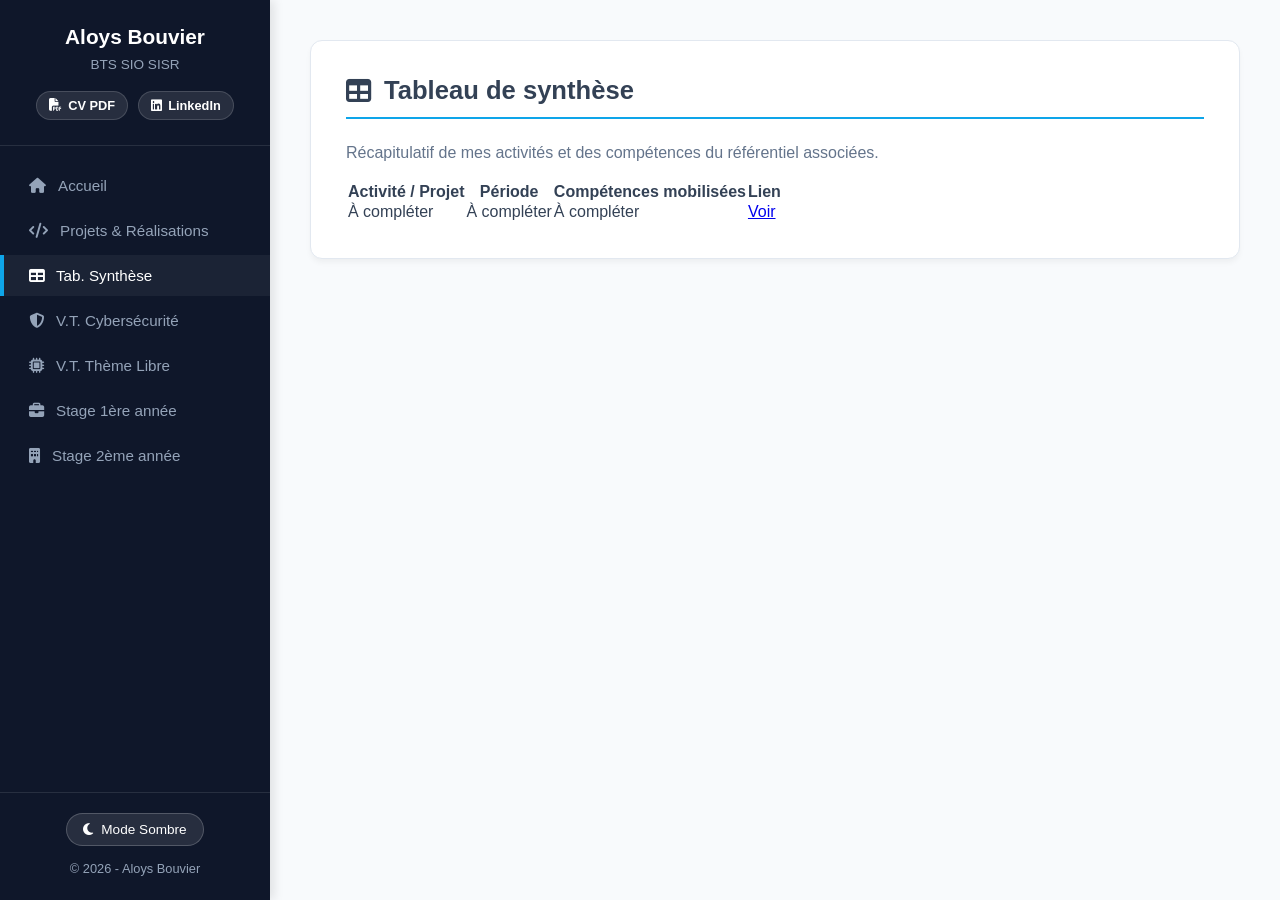
<file: synthese.html>
<!DOCTYPE html>
<html lang="fr" data-theme="light">
<head>
<meta charset="UTF-8">
<meta name="viewport" content="width=device-width, initial-scale=1.0">
<title>Tableau de synthèse - Aloys Bouvier | BTS SIO SISR</title>
<meta name="description" content="Tableau de synthèse des compétences et activités du BTS SIO SISR d'Aloys Bouvier.">
<link rel="icon" href="data:image/svg+xml,%3Csvg xmlns='http://www.w3.org/2000/svg' viewBox='0 0 100 100'%3E%3Ctext y='.9em' font-size='90'%3E%F0%9F%92%BB%3C/text%3E%3C/svg%3E">
<link rel="stylesheet" href="https://cdnjs.cloudflare.com/ajax/libs/font-awesome/6.4.0/css/all.min.css">
<link rel="stylesheet" href="style.css">
<script src="script.js"></script>
</head>
<body>
<aside>
<div>
<div class="sidebar-header">
<h2>Aloys Bouvier</h2>
<p>BTS SIO SISR</p>
<div class="sidebar-quick-links">
<a href="CV_Aloys_Bouvier.pdf" target="_blank" rel="noopener" class="sidebar-quick-btn" title="Télécharger le CV">
<i class="fa-solid fa-file-pdf" aria-hidden="true"></i> CV PDF
</a>
<a href="https://www.linkedin.com/in/aloys-bouvier" target="_blank" rel="noopener" class="sidebar-quick-btn linkedin-btn" title="Profil LinkedIn">
<i class="fa-brands fa-linkedin" aria-hidden="true"></i> LinkedIn
</a>
</div>
</div>
<button class="menu-toggle" id="menuToggle" aria-expanded="false" aria-controls="sidebarMenu">
<i class="fa-solid fa-bars" aria-hidden="true"></i> Menu
</button>
<ul class="sidebar-menu" id="sidebarMenu">
<li><a href="index.html"><i class="fa-solid fa-house" aria-hidden="true"></i> Accueil</a></li>
<li><a href="projets.html"><i class="fa-solid fa-code" aria-hidden="true"></i> Projets &amp; Réalisations</a></li>
<li><a href="synthese.html" class="active" aria-current="page"><i class="fa-solid fa-table" aria-hidden="true"></i> Tab. Synthèse</a></li>
<li><a href="veille-cyber.html"><i class="fa-solid fa-shield-halved" aria-hidden="true"></i> V.T. Cybersécurité</a></li>
<li><a href="veille-libre.html"><i class="fa-solid fa-microchip" aria-hidden="true"></i> V.T. Thème Libre</a></li>
<li><a href="stage1.html"><i class="fa-solid fa-briefcase" aria-hidden="true"></i> Stage 1ère année</a></li>
<li><a href="stage2.html"><i class="fa-solid fa-building" aria-hidden="true"></i> Stage 2ème année</a></li>
</ul>
</div>
<div class="sidebar-footer">
<button class="theme-toggle-btn" id="themeToggleBtn" aria-label="Passer en mode sombre">
<i class="fa-solid fa-moon" id="themeIcon" aria-hidden="true"></i>
<span id="themeText">Mode Sombre</span>
</button>
<p>&copy; 2026 - Aloys Bouvier</p>
</div>
</aside>
<main>
<section>
<h1><i class="fa-solid fa-table" aria-hidden="true"></i> Tableau de synthèse</h1>
<p>Récapitulatif de mes activités et des compétences du référentiel associées.</p>
<div style="overflow-x:auto">
<table>
<thead><tr><th>Activité / Projet</th><th>Période</th><th>Compétences mobilisées</th><th>Lien</th></tr></thead>
<tbody>
<tr><td>À compléter</td><td>À compléter</td><td>À compléter</td><td><a href="projets.html">Voir</a></td></tr>
</tbody>
</table>
</div>
</section>
</main>
</body>
</html>
</file>
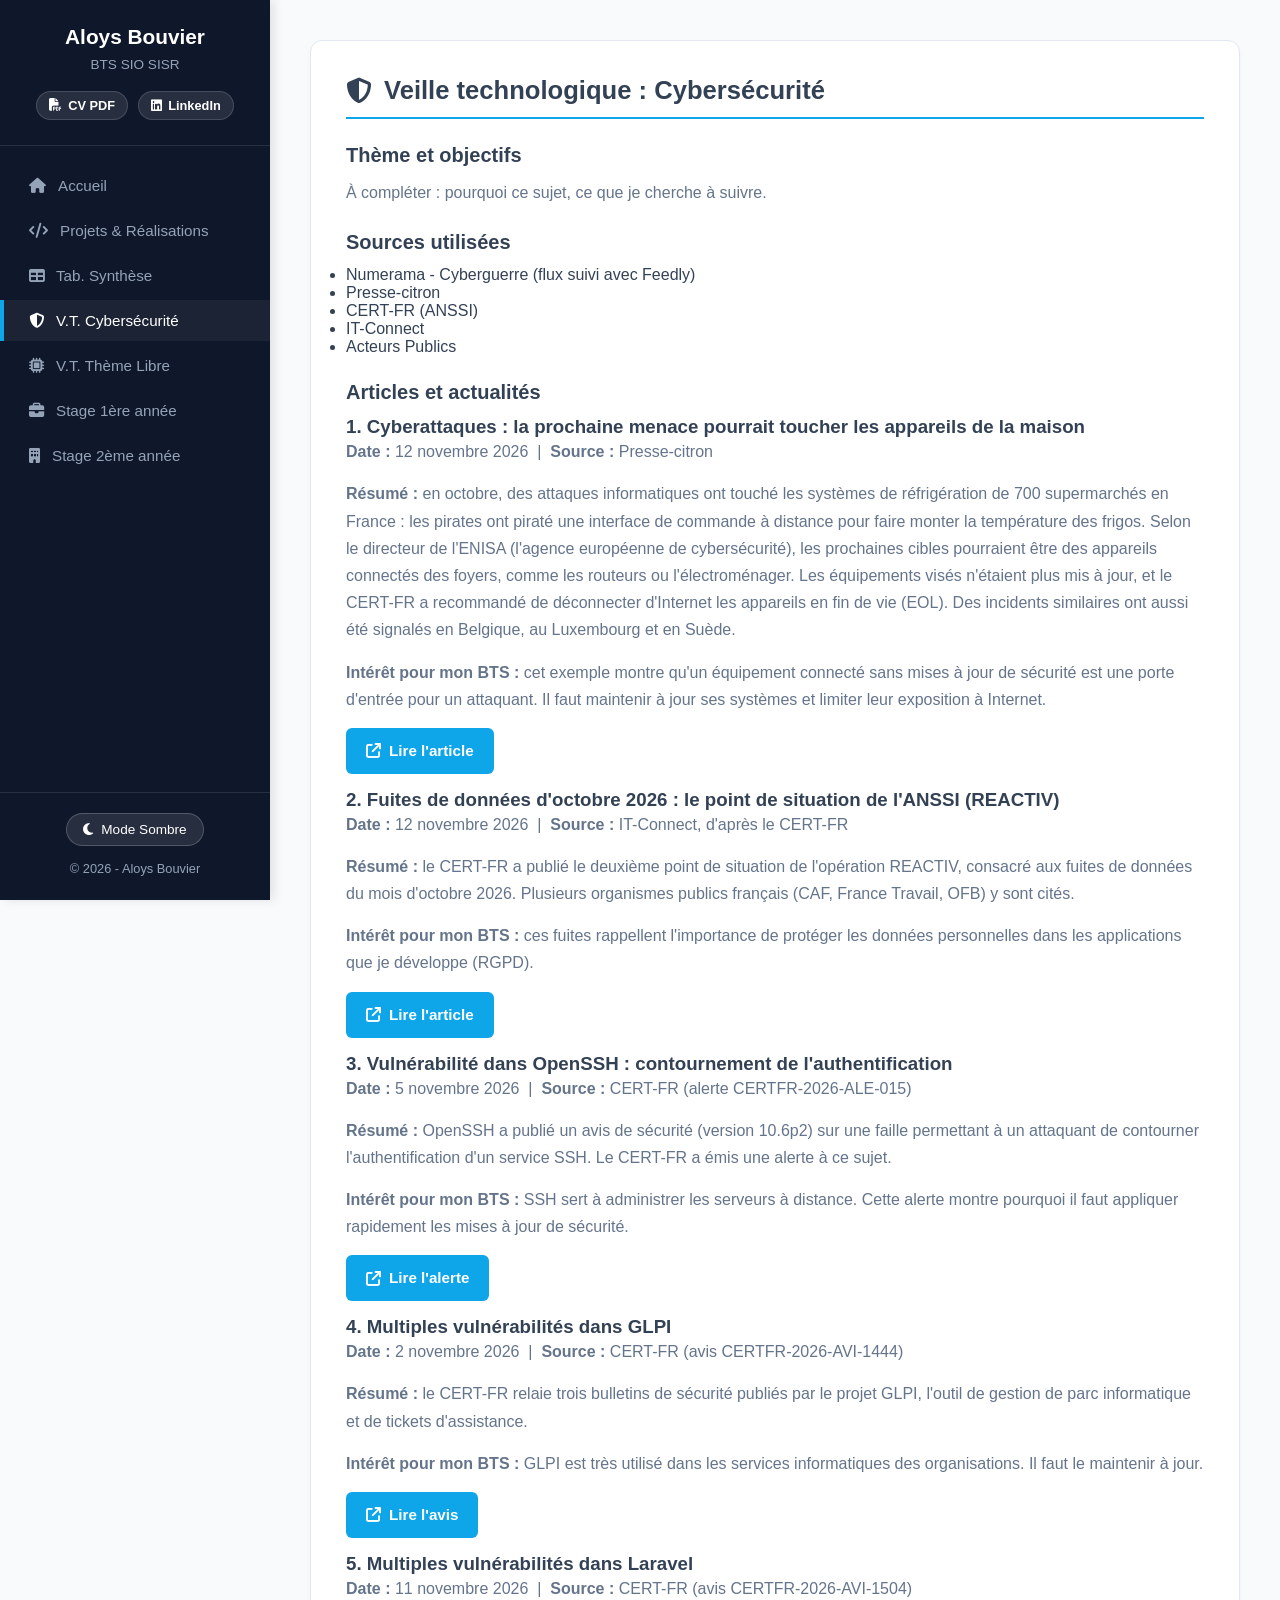
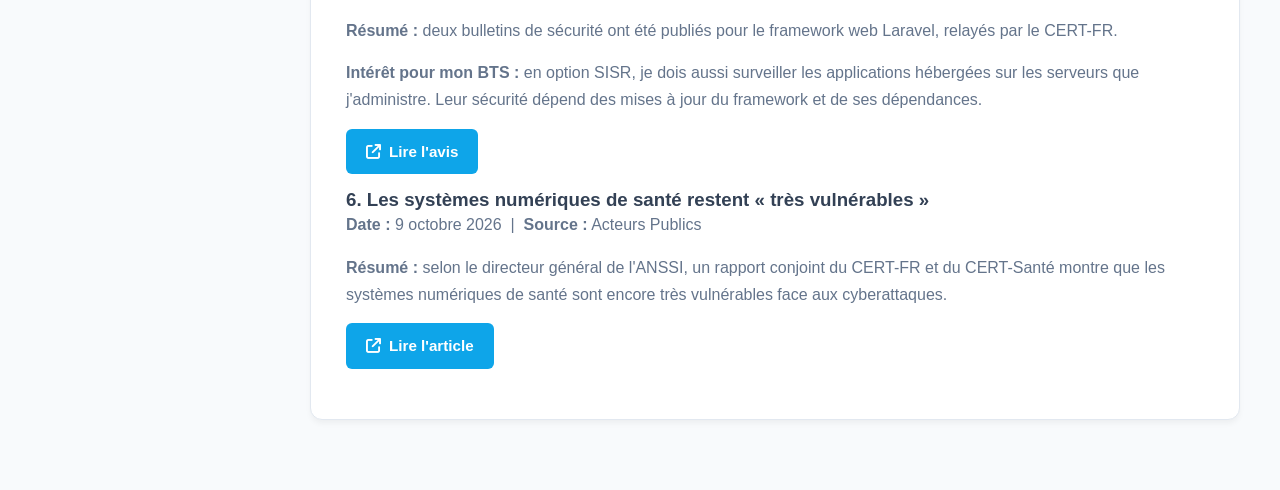
<file: veille-cyber.html>
<!DOCTYPE html>
<html lang="fr" data-theme="light">
<head>
<meta charset="UTF-8">
<meta name="viewport" content="width=device-width, initial-scale=1.0">
<title>Veille cybersécurité - Aloys Bouvier | BTS SIO SISR</title>
<meta name="description" content="Veille technologique sur la cybersécurité par Aloys Bouvier.">
<link rel="icon" href="data:image/svg+xml,%3Csvg xmlns='http://www.w3.org/2000/svg' viewBox='0 0 100 100'%3E%3Ctext y='.9em' font-size='90'%3E%F0%9F%92%BB%3C/text%3E%3C/svg%3E">
<link rel="stylesheet" href="https://cdnjs.cloudflare.com/ajax/libs/font-awesome/6.4.0/css/all.min.css">
<link rel="stylesheet" href="style.css">
<script src="script.js"></script>
</head>
<body>
<aside>
<div>
<div class="sidebar-header">
<h2>Aloys Bouvier</h2>
<p>BTS SIO SISR</p>
<div class="sidebar-quick-links">
<a href="CV_Aloys_Bouvier.pdf" target="_blank" rel="noopener" class="sidebar-quick-btn" title="Télécharger le CV">
<i class="fa-solid fa-file-pdf" aria-hidden="true"></i> CV PDF
</a>
<a href="https://www.linkedin.com/in/aloys-bouvier" target="_blank" rel="noopener" class="sidebar-quick-btn linkedin-btn" title="Profil LinkedIn">
<i class="fa-brands fa-linkedin" aria-hidden="true"></i> LinkedIn
</a>
</div>
</div>
<button class="menu-toggle" id="menuToggle" aria-expanded="false" aria-controls="sidebarMenu">
<i class="fa-solid fa-bars" aria-hidden="true"></i> Menu
</button>
<ul class="sidebar-menu" id="sidebarMenu">
<li><a href="index.html"><i class="fa-solid fa-house" aria-hidden="true"></i> Accueil</a></li>
<li><a href="projets.html"><i class="fa-solid fa-code" aria-hidden="true"></i> Projets &amp; Réalisations</a></li>
<li><a href="synthese.html"><i class="fa-solid fa-table" aria-hidden="true"></i> Tab. Synthèse</a></li>
<li><a href="veille-cyber.html" class="active" aria-current="page"><i class="fa-solid fa-shield-halved" aria-hidden="true"></i> V.T. Cybersécurité</a></li>
<li><a href="veille-libre.html"><i class="fa-solid fa-microchip" aria-hidden="true"></i> V.T. Thème Libre</a></li>
<li><a href="stage1.html"><i class="fa-solid fa-briefcase" aria-hidden="true"></i> Stage 1ère année</a></li>
<li><a href="stage2.html"><i class="fa-solid fa-building" aria-hidden="true"></i> Stage 2ème année</a></li>
</ul>
</div>
<div class="sidebar-footer">
<button class="theme-toggle-btn" id="themeToggleBtn" aria-label="Passer en mode sombre">
<i class="fa-solid fa-moon" id="themeIcon" aria-hidden="true"></i>
<span id="themeText">Mode Sombre</span>
</button>
<p>&copy; 2026 - Aloys Bouvier</p>
</div>
</aside>
<main>
<section>
<h1><i class="fa-solid fa-shield-halved" aria-hidden="true"></i> Veille technologique : Cybersécurité</h1>
<h2>Thème et objectifs</h2>
<p>À compléter : pourquoi ce sujet, ce que je cherche à suivre.</p>
<h2>Sources utilisées</h2>
<ul>
<li>Numerama - Cyberguerre (flux suivi avec Feedly)</li>
<li>Presse-citron</li>
<li>CERT-FR (ANSSI)</li>
<li>IT-Connect</li>
<li>Acteurs Publics</li>
</ul>
<h2>Articles et actualités</h2>

<h3>1. Cyberattaques : la prochaine menace pourrait toucher les appareils de la maison</h3>
<p><strong>Date :</strong> 12 novembre 2026 &nbsp;|&nbsp; <strong>Source :</strong> Presse-citron</p>
<p><strong>Résumé :</strong> en octobre, des attaques informatiques ont touché les systèmes de réfrigération de 700 supermarchés en France : les pirates ont piraté une interface de commande à distance pour faire monter la température des frigos. Selon le directeur de l'ENISA (l'agence européenne de cybersécurité), les prochaines cibles pourraient être des appareils connectés des foyers, comme les routeurs ou l'électroménager. Les équipements visés n'étaient plus mis à jour, et le CERT-FR a recommandé de déconnecter d'Internet les appareils en fin de vie (EOL). Des incidents similaires ont aussi été signalés en Belgique, au Luxembourg et en Suède.</p>
<p><strong>Intérêt pour mon BTS :</strong> cet exemple montre qu'un équipement connecté sans mises à jour de sécurité est une porte d'entrée pour un attaquant. Il faut maintenir à jour ses systèmes et limiter leur exposition à Internet.</p>
<p><a href="https://www.presse-citron.net/cyberattaques-nouvelle-france-maison/" target="_blank" rel="noopener" class="btn"><i class="fa-solid fa-arrow-up-right-from-square" aria-hidden="true"></i> Lire l'article</a></p>

<h3>2. Fuites de données d'octobre 2026 : le point de situation de l'ANSSI (REACTIV)</h3>
<p><strong>Date :</strong> 12 novembre 2026 &nbsp;|&nbsp; <strong>Source :</strong> IT-Connect, d'après le CERT-FR</p>
<p><strong>Résumé :</strong> le CERT-FR a publié le deuxième point de situation de l'opération REACTIV, consacré aux fuites de données du mois d'octobre 2026. Plusieurs organismes publics français (CAF, France Travail, OFB) y sont cités.</p>
<p><strong>Intérêt pour mon BTS :</strong> ces fuites rappellent l'importance de protéger les données personnelles dans les applications que je développe (RGPD).</p>
<p><a href="https://www.it-connect.fr/reactiv-anssi-point-situation-fuites-donnees-caf-france-travail/" target="_blank" rel="noopener" class="btn"><i class="fa-solid fa-arrow-up-right-from-square" aria-hidden="true"></i> Lire l'article</a></p>

<h3>3. Vulnérabilité dans OpenSSH : contournement de l'authentification</h3>
<p><strong>Date :</strong> 5 novembre 2026 &nbsp;|&nbsp; <strong>Source :</strong> CERT-FR (alerte CERTFR-2026-ALE-015)</p>
<p><strong>Résumé :</strong> OpenSSH a publié un avis de sécurité (version 10.6p2) sur une faille permettant à un attaquant de contourner l'authentification d'un service SSH. Le CERT-FR a émis une alerte à ce sujet.</p>
<p><strong>Intérêt pour mon BTS :</strong> SSH sert à administrer les serveurs à distance. Cette alerte montre pourquoi il faut appliquer rapidement les mises à jour de sécurité.</p>
<p><a href="https://cert.cyber.gouv.fr/alerte/CERTFR-2026-ALE-015/" target="_blank" rel="noopener" class="btn"><i class="fa-solid fa-arrow-up-right-from-square" aria-hidden="true"></i> Lire l'alerte</a></p>

<h3>4. Multiples vulnérabilités dans GLPI</h3>
<p><strong>Date :</strong> 2 novembre 2026 &nbsp;|&nbsp; <strong>Source :</strong> CERT-FR (avis CERTFR-2026-AVI-1444)</p>
<p><strong>Résumé :</strong> le CERT-FR relaie trois bulletins de sécurité publiés par le projet GLPI, l'outil de gestion de parc informatique et de tickets d'assistance.</p>
<p><strong>Intérêt pour mon BTS :</strong> GLPI est très utilisé dans les services informatiques des organisations. Il faut le maintenir à jour.</p>
<p><a href="https://cert.cyber.gouv.fr/avis/CERTFR-2026-AVI-1444" target="_blank" rel="noopener" class="btn"><i class="fa-solid fa-arrow-up-right-from-square" aria-hidden="true"></i> Lire l'avis</a></p>

<h3>5. Multiples vulnérabilités dans Laravel</h3>
<p><strong>Date :</strong> 11 novembre 2026 &nbsp;|&nbsp; <strong>Source :</strong> CERT-FR (avis CERTFR-2026-AVI-1504)</p>
<p><strong>Résumé :</strong> deux bulletins de sécurité ont été publiés pour le framework web Laravel, relayés par le CERT-FR.</p>
<p><strong>Intérêt pour mon BTS :</strong> en option SISR, je dois aussi surveiller les applications hébergées sur les serveurs que j'administre. Leur sécurité dépend des mises à jour du framework et de ses dépendances.</p>
<p><a href="https://cert.cyber.gouv.fr/avis/CERTFR-2026-AVI-1504" target="_blank" rel="noopener" class="btn"><i class="fa-solid fa-arrow-up-right-from-square" aria-hidden="true"></i> Lire l'avis</a></p>

<h3>6. Les systèmes numériques de santé restent « très vulnérables »</h3>
<p><strong>Date :</strong> 9 octobre 2026 &nbsp;|&nbsp; <strong>Source :</strong> Acteurs Publics</p>
<p><strong>Résumé :</strong> selon le directeur général de l'ANSSI, un rapport conjoint du CERT-FR et du CERT-Santé montre que les systèmes numériques de santé sont encore très vulnérables face aux cyberattaques.</p>
<p><a href="https://acteurspublics.fr/articles/les-systemes-numeriques-de-sante-demeurent-tres-vulnerables-en-matiere-de-cybersecurite/" target="_blank" rel="noopener" class="btn"><i class="fa-solid fa-arrow-up-right-from-square" aria-hidden="true"></i> Lire l'article</a></p>
</section>
</main>
</body>
</html>
</file>
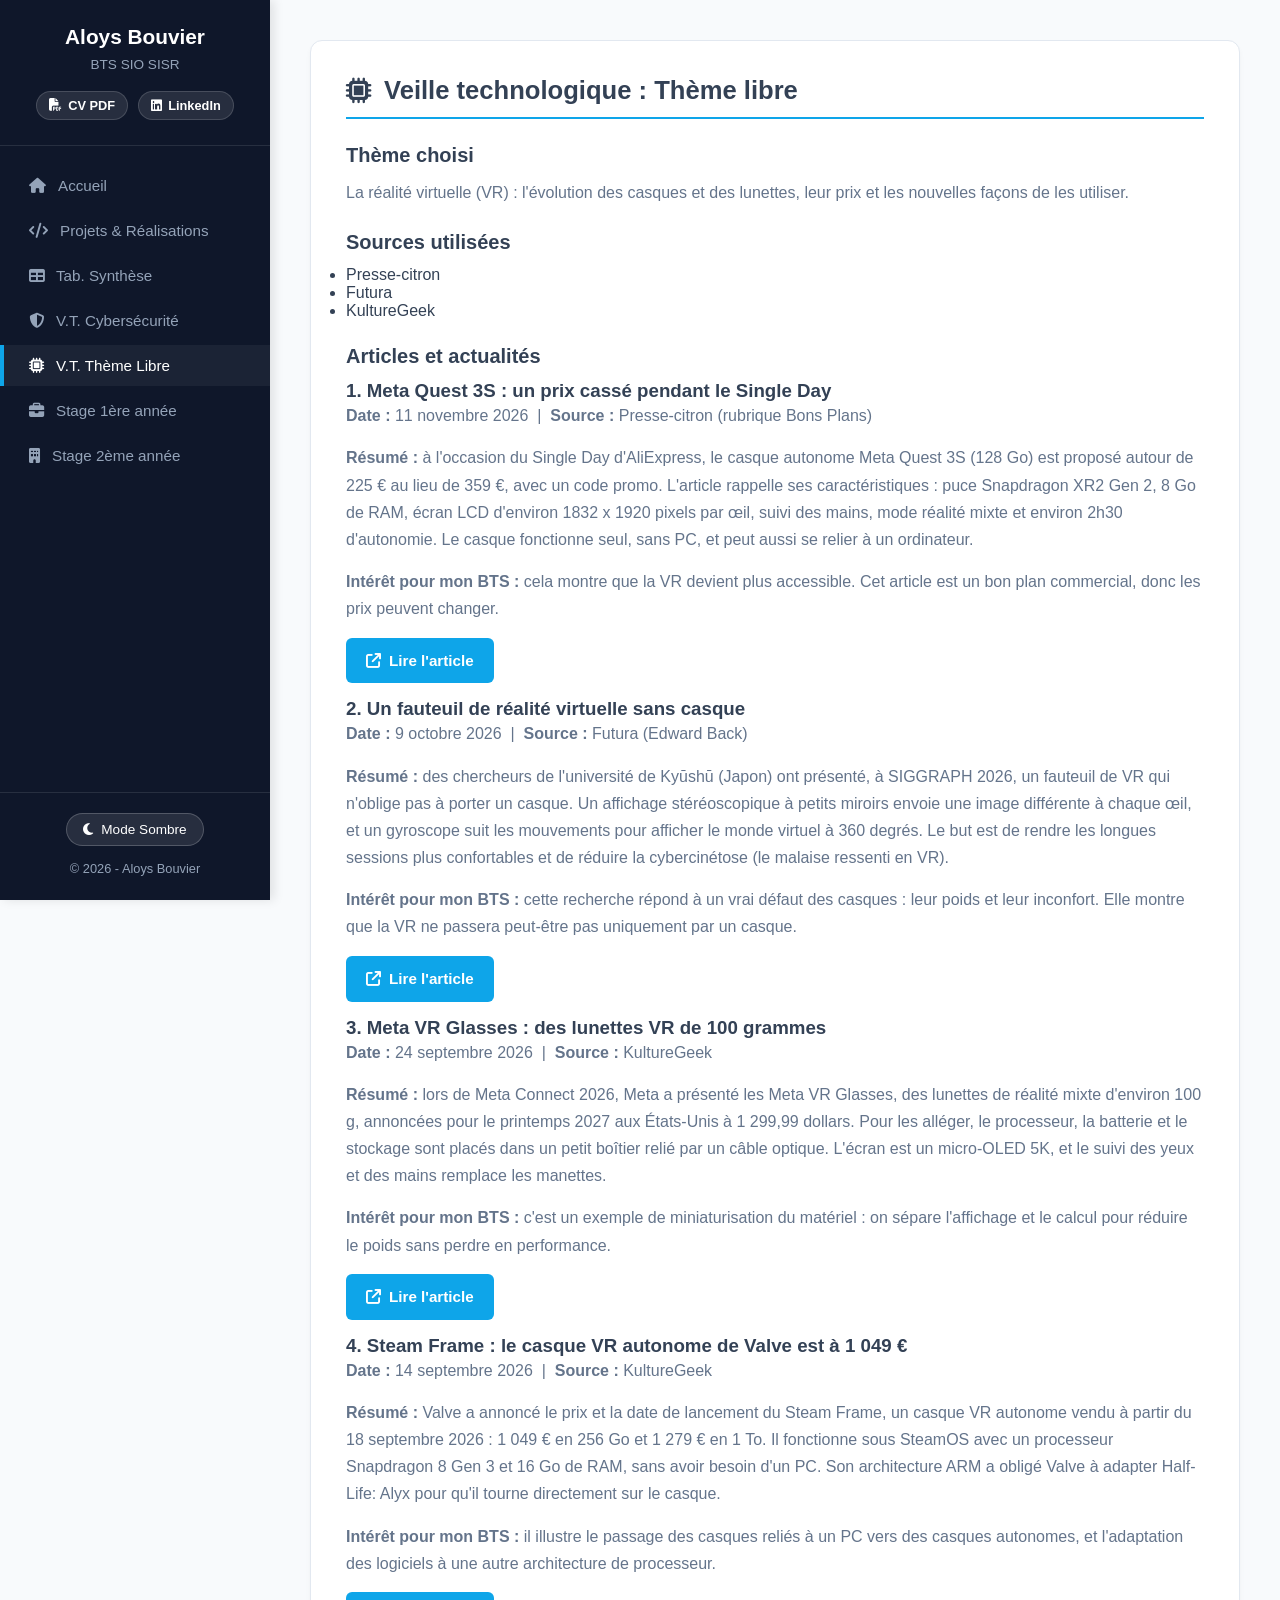
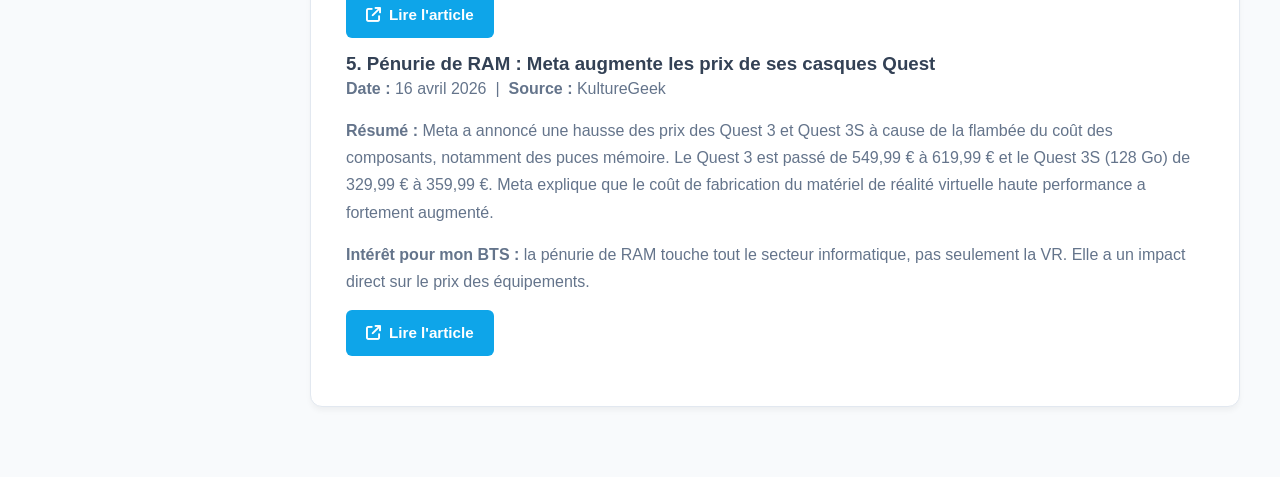
<file: veille-libre.html>
<!DOCTYPE html>
<html lang="fr" data-theme="light">
<head>
<meta charset="UTF-8">
<meta name="viewport" content="width=device-width, initial-scale=1.0">
<title>Veille thème libre - Aloys Bouvier | BTS SIO SISR</title>
<meta name="description" content="Veille technologique à thème libre par Aloys Bouvier.">
<link rel="icon" href="data:image/svg+xml,%3Csvg xmlns='http://www.w3.org/2000/svg' viewBox='0 0 100 100'%3E%3Ctext y='.9em' font-size='90'%3E%F0%9F%92%BB%3C/text%3E%3C/svg%3E">
<link rel="stylesheet" href="https://cdnjs.cloudflare.com/ajax/libs/font-awesome/6.4.0/css/all.min.css">
<link rel="stylesheet" href="style.css">
<script src="script.js"></script>
</head>
<body>
<aside>
<div>
<div class="sidebar-header">
<h2>Aloys Bouvier</h2>
<p>BTS SIO SISR</p>
<div class="sidebar-quick-links">
<a href="CV_Aloys_Bouvier.pdf" target="_blank" rel="noopener" class="sidebar-quick-btn" title="Télécharger le CV">
<i class="fa-solid fa-file-pdf" aria-hidden="true"></i> CV PDF
</a>
<a href="https://www.linkedin.com/in/aloys-bouvier" target="_blank" rel="noopener" class="sidebar-quick-btn linkedin-btn" title="Profil LinkedIn">
<i class="fa-brands fa-linkedin" aria-hidden="true"></i> LinkedIn
</a>
</div>
</div>
<button class="menu-toggle" id="menuToggle" aria-expanded="false" aria-controls="sidebarMenu">
<i class="fa-solid fa-bars" aria-hidden="true"></i> Menu
</button>
<ul class="sidebar-menu" id="sidebarMenu">
<li><a href="index.html"><i class="fa-solid fa-house" aria-hidden="true"></i> Accueil</a></li>
<li><a href="projets.html"><i class="fa-solid fa-code" aria-hidden="true"></i> Projets &amp; Réalisations</a></li>
<li><a href="synthese.html"><i class="fa-solid fa-table" aria-hidden="true"></i> Tab. Synthèse</a></li>
<li><a href="veille-cyber.html"><i class="fa-solid fa-shield-halved" aria-hidden="true"></i> V.T. Cybersécurité</a></li>
<li><a href="veille-libre.html" class="active" aria-current="page"><i class="fa-solid fa-microchip" aria-hidden="true"></i> V.T. Thème Libre</a></li>
<li><a href="stage1.html"><i class="fa-solid fa-briefcase" aria-hidden="true"></i> Stage 1ère année</a></li>
<li><a href="stage2.html"><i class="fa-solid fa-building" aria-hidden="true"></i> Stage 2ème année</a></li>
</ul>
</div>
<div class="sidebar-footer">
<button class="theme-toggle-btn" id="themeToggleBtn" aria-label="Passer en mode sombre">
<i class="fa-solid fa-moon" id="themeIcon" aria-hidden="true"></i>
<span id="themeText">Mode Sombre</span>
</button>
<p>&copy; 2026 - Aloys Bouvier</p>
</div>
</aside>
<main>
<section>
<h1><i class="fa-solid fa-microchip" aria-hidden="true"></i> Veille technologique : Thème libre</h1>
<h2>Thème choisi</h2>
<p>La réalité virtuelle (VR) : l'évolution des casques et des lunettes, leur prix et les nouvelles façons de les utiliser.</p>
<h2>Sources utilisées</h2>
<ul>
<li>Presse-citron</li>
<li>Futura</li>
<li>KultureGeek</li>
</ul>
<h2>Articles et actualités</h2>

<h3>1. Meta Quest 3S : un prix cassé pendant le Single Day</h3>
<p><strong>Date :</strong> 11 novembre 2026 &nbsp;|&nbsp; <strong>Source :</strong> Presse-citron (rubrique Bons Plans)</p>
<p><strong>Résumé :</strong> à l'occasion du Single Day d'AliExpress, le casque autonome Meta Quest 3S (128 Go) est proposé autour de 225 € au lieu de 359 €, avec un code promo. L'article rappelle ses caractéristiques : puce Snapdragon XR2 Gen 2, 8 Go de RAM, écran LCD d'environ 1832 x 1920 pixels par œil, suivi des mains, mode réalité mixte et environ 2h30 d'autonomie. Le casque fonctionne seul, sans PC, et peut aussi se relier à un ordinateur.</p>
<p><strong>Intérêt pour mon BTS :</strong> cela montre que la VR devient plus accessible. Cet article est un bon plan commercial, donc les prix peuvent changer.</p>
<p><a href="https://www.presse-citron.net/meta-destocke-le-quest-3s-a-prix-sacrifie-le-casque-vr-devient-plus-attrayant-que-jamais/" target="_blank" rel="noopener" class="btn"><i class="fa-solid fa-arrow-up-right-from-square" aria-hidden="true"></i> Lire l'article</a></p>

<h3>2. Un fauteuil de réalité virtuelle sans casque</h3>
<p><strong>Date :</strong> 9 octobre 2026 &nbsp;|&nbsp; <strong>Source :</strong> Futura (Edward Back)</p>
<p><strong>Résumé :</strong> des chercheurs de l'université de Kyūshū (Japon) ont présenté, à SIGGRAPH 2026, un fauteuil de VR qui n'oblige pas à porter un casque. Un affichage stéréoscopique à petits miroirs envoie une image différente à chaque œil, et un gyroscope suit les mouvements pour afficher le monde virtuel à 360 degrés. Le but est de rendre les longues sessions plus confortables et de réduire la cybercinétose (le malaise ressenti en VR).</p>
<p><strong>Intérêt pour mon BTS :</strong> cette recherche répond à un vrai défaut des casques : leur poids et leur inconfort. Elle montre que la VR ne passera peut-être pas uniquement par un casque.</p>
<p><a href="https://www.futura-sciences.com/tech/actualites/realite-virtuelle-il-voulait-dormir-realite-virtuelle-mais-son-casque-empechait-solution-imaginee-surprenante-138423/" target="_blank" rel="noopener" class="btn"><i class="fa-solid fa-arrow-up-right-from-square" aria-hidden="true"></i> Lire l'article</a></p>

<h3>3. Meta VR Glasses : des lunettes VR de 100 grammes</h3>
<p><strong>Date :</strong> 24 septembre 2026 &nbsp;|&nbsp; <strong>Source :</strong> KultureGeek</p>
<p><strong>Résumé :</strong> lors de Meta Connect 2026, Meta a présenté les Meta VR Glasses, des lunettes de réalité mixte d'environ 100 g, annoncées pour le printemps 2027 aux États-Unis à 1 299,99 dollars. Pour les alléger, le processeur, la batterie et le stockage sont placés dans un petit boîtier relié par un câble optique. L'écran est un micro-OLED 5K, et le suivi des yeux et des mains remplace les manettes.</p>
<p><strong>Intérêt pour mon BTS :</strong> c'est un exemple de miniaturisation du matériel : on sépare l'affichage et le calcul pour réduire le poids sans perdre en performance.</p>
<p><a href="https://kulturegeek.fr/news-360155/meta-vr-glasses-meta-devoile-lunettes-vr-micro-oled-100-grammes-remplacer-gamme-quest" target="_blank" rel="noopener" class="btn"><i class="fa-solid fa-arrow-up-right-from-square" aria-hidden="true"></i> Lire l'article</a></p>

<h3>4. Steam Frame : le casque VR autonome de Valve est à 1 049 €</h3>
<p><strong>Date :</strong> 14 septembre 2026 &nbsp;|&nbsp; <strong>Source :</strong> KultureGeek</p>
<p><strong>Résumé :</strong> Valve a annoncé le prix et la date de lancement du Steam Frame, un casque VR autonome vendu à partir du 18 septembre 2026 : 1 049 € en 256 Go et 1 279 € en 1 To. Il fonctionne sous SteamOS avec un processeur Snapdragon 8 Gen 3 et 16 Go de RAM, sans avoir besoin d'un PC. Son architecture ARM a obligé Valve à adapter Half-Life: Alyx pour qu'il tourne directement sur le casque.</p>
<p><strong>Intérêt pour mon BTS :</strong> il illustre le passage des casques reliés à un PC vers des casques autonomes, et l'adaptation des logiciels à une autre architecture de processeur.</p>
<p><a href="https://kulturegeek.fr/news-359386/steam-frame-casque-vr-affiche-presque-meme-tarif-steam-machine" target="_blank" rel="noopener" class="btn"><i class="fa-solid fa-arrow-up-right-from-square" aria-hidden="true"></i> Lire l'article</a></p>

<h3>5. Pénurie de RAM : Meta augmente les prix de ses casques Quest</h3>
<p><strong>Date :</strong> 16 avril 2026 &nbsp;|&nbsp; <strong>Source :</strong> KultureGeek</p>
<p><strong>Résumé :</strong> Meta a annoncé une hausse des prix des Quest 3 et Quest 3S à cause de la flambée du coût des composants, notamment des puces mémoire. Le Quest 3 est passé de 549,99 € à 619,99 € et le Quest 3S (128 Go) de 329,99 € à 359,99 €. Meta explique que le coût de fabrication du matériel de réalité virtuelle haute performance a fortement augmenté.</p>
<p><strong>Intérêt pour mon BTS :</strong> la pénurie de RAM touche tout le secteur informatique, pas seulement la VR. Elle a un impact direct sur le prix des équipements.</p>
<p><a href="https://kulturegeek.fr/news-350785/penurie-ram-meta-augmente-prix-casques-quest-3-3s" target="_blank" rel="noopener" class="btn"><i class="fa-solid fa-arrow-up-right-from-square" aria-hidden="true"></i> Lire l'article</a></p>
</section>
</main>
</body>
</html>
</file>
<file: style.css>
/* ==========================================================
   Portfolio - Aloys Bouvier | BTS SIO SLAM
   Feuille de style partagée par toutes les pages
   ========================================================== */

/* Variables Mode Clair */
:root {
    --bg-color: #f8fafc;
    --sidebar-bg: #0f172a;
    --sidebar-color: #94a3b8;
    --sidebar-hover: #38bdf8;
    --sidebar-active: #0ea5e9;
    --text-color: #334155;
    --text-muted: #64748b;
    --card-bg: #ffffff;
    --primary-color: #0ea5e9;
    --primary-hover: #0284c7;
    --border-color: #e2e8f0;
    --badge-bg: #e0f2fe;
    --badge-color: #0369a1;
}

/* Variables Mode Sombre */
[data-theme="dark"] {
    --bg-color: #0f172a;
    --sidebar-bg: #020617;
    --sidebar-color: #94a3b8;
    --sidebar-hover: #38bdf8;
    --sidebar-active: #38bdf8;
    --text-color: #f1f5f9;
    --text-muted: #cbd5e1;
    --card-bg: #1e293b;
    --primary-color: #38bdf8;
    --primary-hover: #0ea5e9;
    --border-color: #334155;
    --badge-bg: #1e3a8a;
    --badge-color: #93c5fd;
}

* {
    box-sizing: border-box;
    margin: 0;
    padding: 0;
    font-family: 'Segoe UI', Tahoma, Geneva, Verdana, sans-serif;
}

body {
    background-color: var(--bg-color);
    color: var(--text-color);
    display: flex;
    min-height: 100vh;
    transition: background-color 0.3s ease, color 0.3s ease;
}

/* Focus visible pour la navigation au clavier */
a:focus-visible,
button:focus-visible {
    outline: 3px solid var(--sidebar-hover);
    outline-offset: 2px;
}

/* ---------- Barre latérale gauche ---------- */
aside {
    width: 270px;
    background-color: var(--sidebar-bg);
    color: #fff;
    position: fixed;
    top: 0;
    left: 0;
    height: 100vh;
    display: flex;
    flex-direction: column;
    justify-content: space-between;
    box-shadow: 4px 0 10px rgba(0, 0, 0, 0.1);
    z-index: 100;
}

.sidebar-header {
    padding: 25px 15px;
    text-align: center;
    border-bottom: 1px solid rgba(255, 255, 255, 0.1);
}

.sidebar-header h2 {
    font-size: 1.3rem;
    color: #fff;
    margin-bottom: 4px;
}

.sidebar-header p {
    font-size: 0.85rem;
    color: var(--sidebar-color);
    margin-bottom: 15px;
    text-align: center;
}

.sidebar-quick-links {
    display: flex;
    justify-content: center;
    gap: 10px;
}

.sidebar-quick-btn {
    display: inline-flex;
    align-items: center;
    gap: 6px;
    background-color: rgba(255, 255, 255, 0.1);
    color: #fff;
    padding: 6px 12px;
    border-radius: 20px;
    text-decoration: none;
    font-size: 0.8rem;
    font-weight: 600;
    transition: background-color 0.3s ease, transform 0.2s ease;
    border: 1px solid rgba(255, 255, 255, 0.15);
}

.sidebar-quick-btn:hover {
    background-color: var(--primary-color);
    transform: translateY(-2px);
    color: #fff;
}

.sidebar-quick-btn.linkedin-btn:hover {
    background-color: #0a66c2;
}

/* Bouton menu (visible uniquement sur mobile) */
.menu-toggle {
    display: none;
    align-items: center;
    justify-content: center;
    gap: 8px;
    width: calc(100% - 30px);
    margin: 12px 15px 0;
    padding: 10px 16px;
    background-color: rgba(255, 255, 255, 0.1);
    border: 1px solid rgba(255, 255, 255, 0.2);
    color: #fff;
    border-radius: 8px;
    font-size: 0.95rem;
    font-weight: 600;
    cursor: pointer;
    transition: background-color 0.3s ease;
}

.menu-toggle:hover {
    background-color: rgba(255, 255, 255, 0.2);
}

.sidebar-menu {
    list-style: none;
    padding: 15px 0;
    flex-grow: 1;
    overflow-y: auto;
}

.sidebar-menu li {
    margin: 4px 0;
}

.sidebar-menu a {
    display: flex;
    align-items: center;
    gap: 12px;
    padding: 12px 25px;
    color: var(--sidebar-color);
    text-decoration: none;
    font-size: 0.95rem;
    transition: all 0.3s ease;
    border-left: 4px solid transparent;
}

.sidebar-menu a:hover,
.sidebar-menu a.active {
    color: #fff;
    background-color: rgba(255, 255, 255, 0.05);
    border-left-color: var(--sidebar-active);
}

.sidebar-footer {
    padding: 20px;
    text-align: center;
    font-size: 0.8rem;
    color: var(--sidebar-color);
    border-top: 1px solid rgba(255, 255, 255, 0.1);
    display: flex;
    flex-direction: column;
    gap: 12px;
    align-items: center;
}

/* Correction : la règle globale "p" rendait le copyright peu lisible */
.sidebar-footer p {
    color: var(--sidebar-color);
    margin: 0;
    text-align: center;
}

.theme-toggle-btn {
    background-color: rgba(255, 255, 255, 0.1);
    border: 1px solid rgba(255, 255, 255, 0.2);
    color: #fff;
    padding: 8px 16px;
    border-radius: 20px;
    cursor: pointer;
    font-size: 0.85rem;
    display: flex;
    align-items: center;
    gap: 8px;
    transition: all 0.3s ease;
}

.theme-toggle-btn:hover {
    background-color: rgba(255, 255, 255, 0.2);
}

/* ---------- Contenu principal ---------- */
main {
    margin-left: 270px;
    flex-grow: 1;
    padding: 40px;
    max-width: 1100px;
}

section {
    background-color: var(--card-bg);
    padding: 35px;
    margin-bottom: 30px;
    border-radius: 12px;
    box-shadow: 0 4px 6px -1px rgba(0, 0, 0, 0.05);
    border: 1px solid var(--border-color);
    transition: background-color 0.3s ease, border-color 0.3s ease;
}

section h1 {
    font-size: 1.6rem;
    color: var(--text-color);
    margin-bottom: 20px;
    border-bottom: 2px solid var(--primary-color);
    padding-bottom: 12px;
    display: flex;
    align-items: center;
    gap: 12px;
    text-align: left;
}

section h2 {
    font-size: 1.25rem;
    color: var(--text-color);
    margin-top: 25px;
    margin-bottom: 12px;
    text-align: left;
}

p {
    line-height: 1.7;
    margin-bottom: 15px;
    color: var(--text-muted);
    text-align: left;
}

.project-grid {
    display: grid;
    grid-template-columns: repeat(auto-fit, minmax(280px, 1fr));
    gap: 20px;
    margin-top: 20px;
}

.project-card {
    border: 1px solid var(--border-color);
    border-radius: 8px;
    padding: 20px;
    background-color: var(--bg-color);
    transition: transform 0.2s ease, box-shadow 0.2s ease;
}

.project-card:hover {
    transform: translateY(-3px);
    box-shadow: 0 6px 12px rgba(0, 0, 0, 0.1);
}

.project-card h3 {
    color: var(--primary-color);
    margin-bottom: 8px;
    font-size: 1.1rem;
}

.skills-container {
    display: flex;
    flex-wrap: wrap;
    gap: 10px;
    margin-top: 15px;
    justify-content: flex-start;
}

.skill-badge {
    background-color: var(--badge-bg);
    color: var(--badge-color);
    padding: 6px 14px;
    border-radius: 20px;
    font-size: 0.85rem;
    font-weight: 600;
}

.btn-group {
    display: flex;
    gap: 15px;
    flex-wrap: wrap;
    margin-top: 20px;
    justify-content: flex-start;
}

.btn {
    display: inline-flex;
    align-items: center;
    gap: 8px;
    background-color: var(--primary-color);
    color: #ffffff !important;
    padding: 10px 20px;
    border-radius: 6px;
    text-decoration: none;
    font-weight: 600;
    font-size: 0.95rem;
    transition: background 0.2s, transform 0.1s;
    border: none;
    cursor: pointer;
}

.btn:hover {
    background-color: var(--primary-hover);
    transform: translateY(-1px);
}

.btn-linkedin {
    background-color: #0a66c2;
}

.btn-linkedin:hover {
    background-color: #044181;
}

/* ---------- Mobile ---------- */
@media (max-width: 768px) {
    body {
        flex-direction: column;
    }

    aside {
        width: 100%;
        height: auto;
        position: relative;
    }

    .sidebar-header {
        padding: 18px 15px;
    }

    .menu-toggle {
        display: flex;
    }

    /* Menu replié par défaut, déplié via le bouton */
    .sidebar-menu {
        display: none;
        padding: 10px 0;
    }

    aside.menu-open .sidebar-menu {
        display: block;
    }

    /* Pied de barre compact : bouton de thème + copyright sur une ligne */
    .sidebar-footer {
        flex-direction: row;
        justify-content: space-between;
        flex-wrap: wrap;
        padding: 12px 15px;
        margin-top: 12px;
    }

    main {
        margin-left: 0;
        padding: 20px;
    }

    section {
        padding: 22px;
    }
}

/* Respecte la préférence "réduire les animations" du système */
@media (prefers-reduced-motion: reduce) {
    * {
        transition: none !important;
    }
}
</file>
